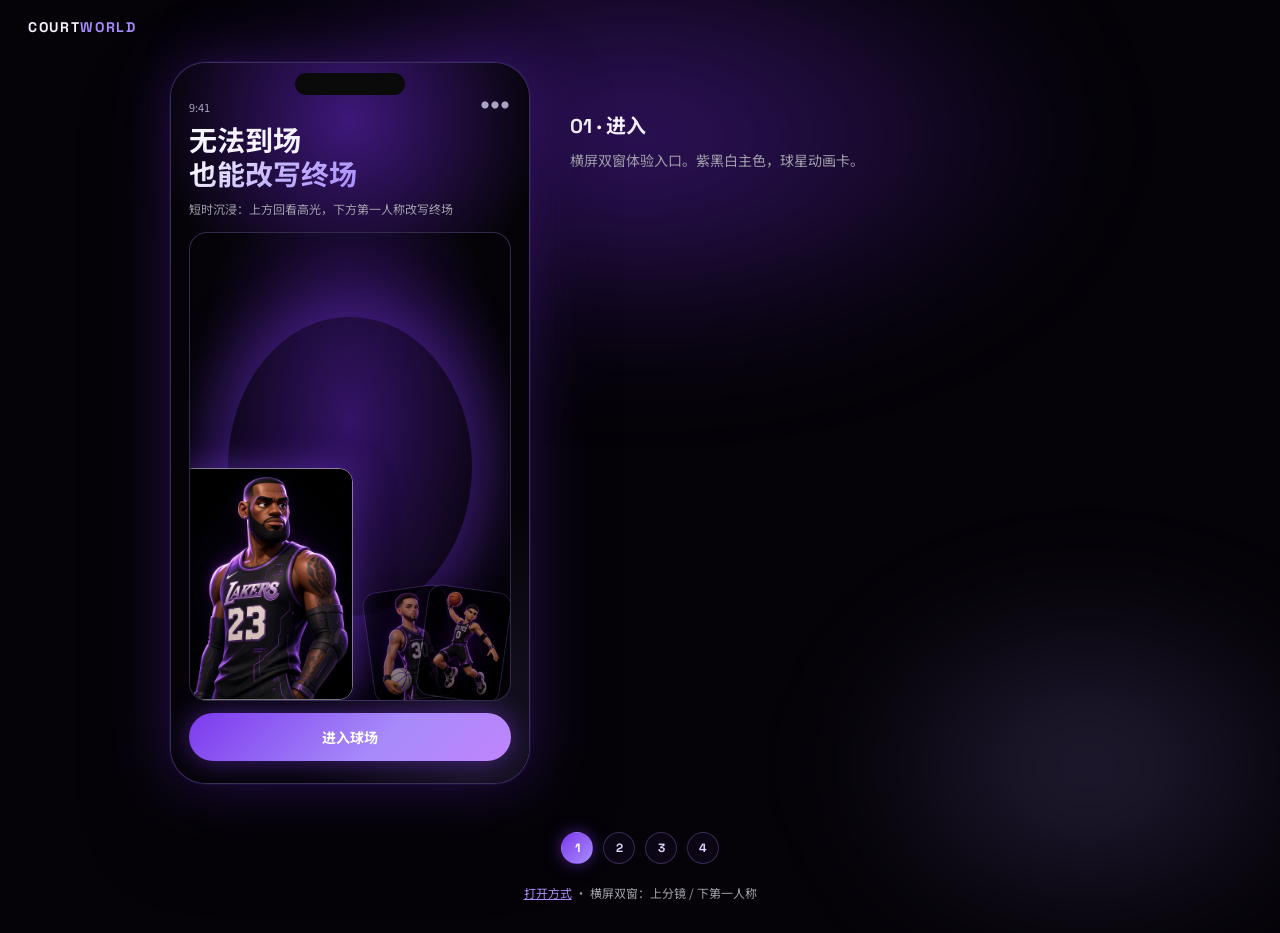
<file: index.html>
<!DOCTYPE html>
<html lang="zh-CN">
<head>
<script>
(function () {
  var host = location.hostname || "";
  var online = /htmlpreview|github\.io|jsdelivr|statically|raw\.githack|gitcdn/i.test(host)
    || /[?&]cdn=1\b/.test(location.search)
    || location.protocol === "https:" && /cdn\.jsdelivr\.net/.test(host);
  // jsDelivr serves .html as text/plain — use htmlpreview instead; still set base for that host
  if (/htmlpreview/i.test(host) || /[?&]cdn=1\b/.test(location.search)) {
    var b = document.createElement("base");
    b.href = "https://cdn.jsdelivr.net/gh/cassini123/personalweb@cursor/nba-ali-prototype-8d2d/nba-ali-prototype/";
    document.head.insertBefore(b, document.head.firstChild);
  }
})();
</script>
<meta charset="UTF-8" />
<meta name="viewport" content="width=device-width, initial-scale=1, maximum-scale=1, user-scalable=no" />
<title>COURTWORLD · NBA × 阿里</title>
<!-- v2-no-capability-tags -->
<link rel="preconnect" href="https://fonts.googleapis.com" />
<link rel="preconnect" href="https://fonts.gstatic.com" crossorigin />
<link href="https://fonts.googleapis.com/css2?family=Noto+Sans+SC:wght@400;500;700;900&family=Space+Grotesk:wght@500;600;700&display=swap" rel="stylesheet" />
<link rel="stylesheet" href="styles.css" />
</head>
<body>
  <div class="ambient" aria-hidden="true"></div>
  <div class="ambient ambient-2" aria-hidden="true"></div>

  <header class="topbar" id="topbar">
    <div class="logo">COURT<span>WORLD</span></div>
  </header>

  <main class="stage" id="stage">
    <!-- ENTER -->
    <section class="screen active" id="screen-enter" data-screen="enter">
      <div class="phone">
        <div class="phone-notch"></div>
        <div class="phone-body">
          <div class="status-bar"><span>9:41</span><span class="dots">●●●</span></div>
          <h1 class="hero-title">无法到场<br/><em>也能改写终场</em></h1>
          <p class="hero-sub">短时沉浸：上方回看高光，下方第一人称改写终场</p>
          <div class="hero-visual hero-stars">
            <img class="hero-star main" src="assets/star-james.jpg" alt="James" />
            <img class="hero-star side left" src="assets/star-curry.jpg" alt="Curry" />
            <img class="hero-star side right" src="assets/star-tatum.jpg" alt="Tatum" />
            <div class="halo-ring"></div>
          </div>
          <button class="btn-primary" data-go="identity">进入球场</button>
        </div>
      </div>
      <aside class="aside">
        <h2>01 · 进入</h2>
        <p>横屏双窗体验入口。紫黑白主色，球星动画卡。</p>
      </aside>
    </section>

    <!-- IDENTITY -->
    <section class="screen" id="screen-identity" data-screen="identity">
      <div class="phone">
        <div class="phone-notch"></div>
        <div class="phone-body">
          <div class="status-bar"><span>9:41</span><span class="dots">●●●</span></div>
          <button class="back" data-go="enter" aria-label="返回">←</button>
          <h2 class="screen-h">你想站在谁身边？</h2>
          <p class="screen-p">滑动球星卡 · 锁定本场视角</p>
          <div class="carousel" id="player-carousel">
            <button class="car-card" data-player="curry" type="button">
              <img src="assets/star-curry.jpg" alt="Curry" />
              <span class="car-label">CURRY</span>
            </button>
            <button class="car-card active" data-player="james" type="button">
              <img src="assets/star-james.jpg" alt="James" />
              <span class="car-label">JAMES</span>
            </button>
            <button class="car-card" data-player="tatum" type="button">
              <img src="assets/star-tatum.jpg" alt="Tatum" />
              <span class="car-label">TATUM</span>
            </button>
            <button class="car-card" data-player="durant" type="button">
              <img src="assets/star-durant.jpg" alt="Durant" />
              <span class="car-label">DURANT</span>
            </button>
          </div>
          <div class="role-row">
            <button class="role-pill active" data-role="star" type="button">球星第一视角</button>
            <button class="role-pill" data-role="fan" type="button">旁观席球迷</button>
          </div>
          <button class="btn-primary" data-go="play" id="btn-lock">锁定并开打</button>
        </div>
      </div>
      <aside class="aside">
        <h2>02 · 身份</h2>
        <p>选球星后进入横屏双窗：上分镜高光 · 下第一人称球场。</p>
      </aside>
    </section>

    <!-- PLAY · landscape split -->
    <section class="screen screen-play" id="screen-play" data-screen="play">
      <div class="play-shell" id="play-shell">
        <div class="play-chrome">
          <button type="button" class="play-back" data-go="identity">←</button>
          <div class="play-title">短时体验 · 60s</div>
          <div class="play-timer" id="play-timer">0:60</div>
          <button type="button" class="play-finish" data-go="result" data-result="past">结算</button>
        </div>

        <!-- TOP: past storyboard feed -->
        <div class="pane pane-top" id="pane-top">
          <div class="story-track" id="story-track">
            <article class="story-card on" data-clip="0">
              <img src="assets/storyboard-strip.jpg" alt="高光分镜" />
              <div class="story-cap">
                <strong>2016 Finals G7</strong>
                <span>0.4s 定格 · 可回看</span>
              </div>
              <div class="story-progress"><i id="clip-progress"></i></div>
            </article>
            <article class="story-card" data-clip="1">
              <img src="assets/star-curry.jpg" alt="Curry 高光" />
              <div class="story-cap">
                <strong>外线风暴</strong>
                <span>三分雨 · 15s</span>
              </div>
            </article>
            <article class="story-card" data-clip="2">
              <img src="assets/star-james.jpg" alt="James 高光" />
              <div class="story-cap">
                <strong>突破撕扯</strong>
                <span>内线终结 · 15s</span>
              </div>
            </article>
            <article class="story-card" data-clip="3">
              <img src="assets/star-tatum.jpg" alt="Tatum 高光" />
              <div class="story-cap">
                <strong>空接终结</strong>
                <span>快攻扣篮 · 15s</span>
              </div>
            </article>
          </div>
        </div>

        <!-- BOTTOM: FPP court + MOBA controls -->
        <div class="pane pane-bottom" id="pane-bottom">
          <div class="court-stage" id="court-stage">
            <img class="court-bg" id="court-bg" src="assets/pov-court.jpg" alt="第一人称球场" />
            <div class="court-fx" id="court-fx"></div>
            <div class="hud-score">
              <span id="score-us">98</span>
              <em>:</em>
              <span id="score-them">98</span>
              <small id="clock-q">Q4 00:12</small>
            </div>
            <div class="hud-action" id="hud-action">滑动摇杆移动 · 点技能出手</div>

            <div class="stick" id="stick" aria-label="移动摇杆">
              <div class="stick-base"></div>
              <div class="stick-knob" id="stick-knob"></div>
            </div>

            <div class="skills" id="skills">
              <button type="button" class="skill" data-skill="pass">传球</button>
              <button type="button" class="skill" data-skill="drive">突破</button>
              <button type="button" class="skill skill-ult" data-skill="shoot">投篮</button>
              <button type="button" class="skill" data-skill="fake">假动作</button>
            </div>
          </div>
        </div>
      </div>
    </section>

    <!-- RESULT -->
    <section class="screen" id="screen-result" data-screen="result">
      <div class="phone">
        <div class="phone-notch"></div>
        <div class="phone-body">
          <div class="status-bar"><span>9:41</span><span class="dots">●●●</span></div>
          <button class="back" data-go="play" aria-label="返回">←</button>
          <h2 class="screen-h" id="result-title">终场改写成功</h2>
          <p class="screen-p" id="result-sub">突破上篮 · +2 · 加时锁定</p>
          <div class="result-card glass">
            <img id="result-img" src="assets/star-james.jpg" alt="结果卡" />
            <div class="result-glow"></div>
          </div>
          <div class="share-row">
            <button type="button" class="share-btn" id="btn-save">保存卡片</button>
            <button type="button" class="share-btn" id="btn-weibo">分享微博</button>
            <button type="button" class="share-btn on" id="btn-ali">阿里体育</button>
          </div>
          <p class="toast" id="toast" hidden>已生成分享预览（演示）</p>
          <button class="btn-ghost" data-go="enter">再来一局</button>
        </div>
      </div>
      <aside class="aside">
        <h2>04 · 生成 / 分享</h2>
        <p>短时体验结算后输出高光卡。</p>
      </aside>
    </section>
  </main>

  <nav class="flow-nav" id="flow-nav" aria-label="流程导航">
    <button type="button" class="flow-dot active" data-go="enter" title="进入">1</button>
    <button type="button" class="flow-dot" data-go="identity" title="身份">2</button>
    <button type="button" class="flow-dot" data-go="play" title="双窗对战">3</button>
    <button type="button" class="flow-dot" data-go="result" title="分享">4</button>
  </nav>

  <footer class="proto-foot" id="proto-foot">
    <a href="OPEN.md">打开方式</a>
    <span>· 横屏双窗：上分镜 / 下第一人称</span>
  </footer>

  <script src="app.js"></script>
</body>
</html>
</file>
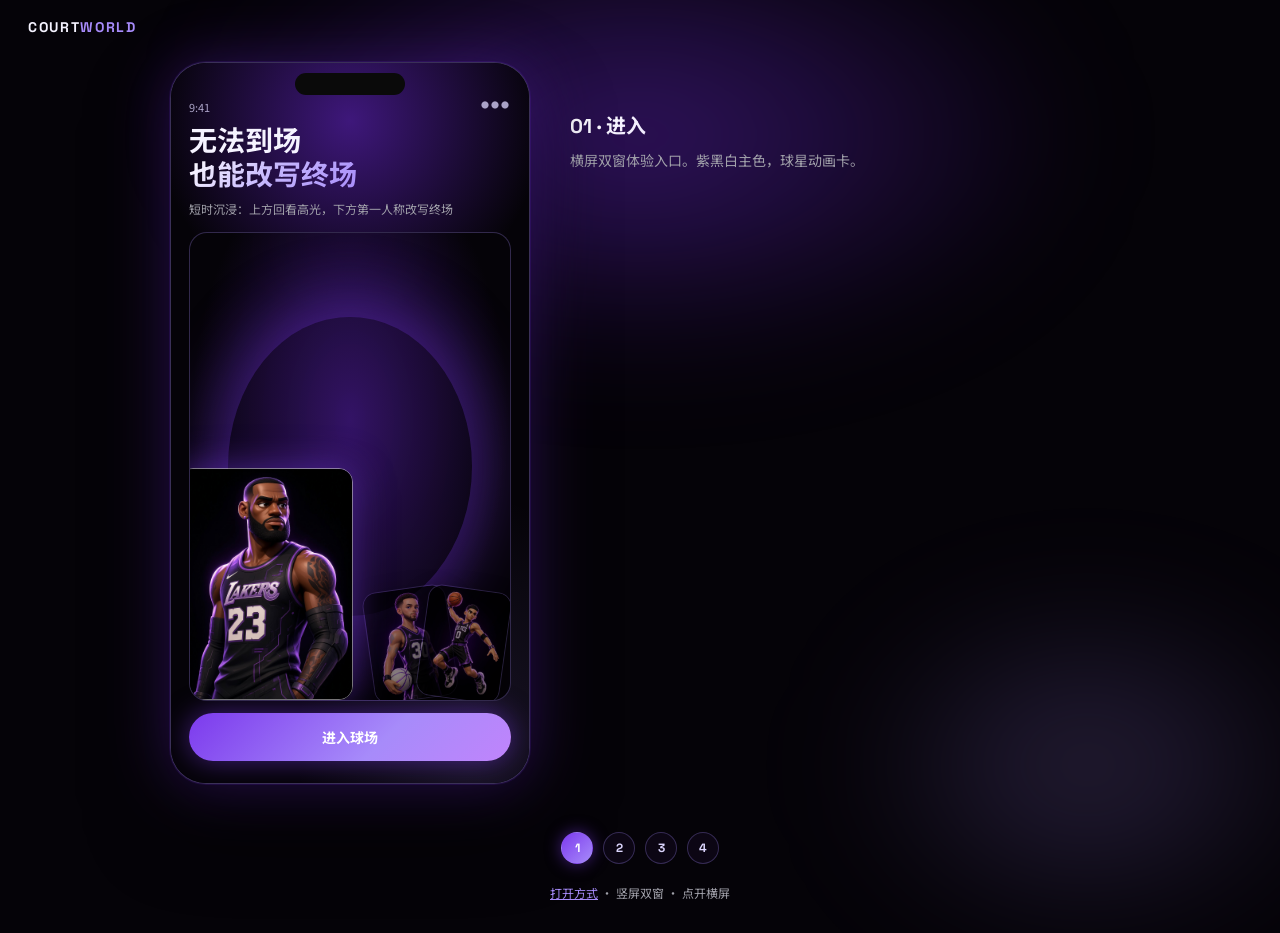
<file: nba-ali-prototype/index.html>
<!DOCTYPE html>
<html lang="zh-CN">
<head>
<script>
(function () {
  var host = location.hostname || "";
  var online = /htmlpreview|github\.io|jsdelivr|statically|raw\.githack|gitcdn/i.test(host)
    || /[?&]cdn=1\b/.test(location.search)
    || location.protocol === "https:" && /cdn\.jsdelivr\.net/.test(host);
  // jsDelivr serves .html as text/plain — use htmlpreview instead; still set base for that host
  if (/htmlpreview/i.test(host) || /[?&]cdn=1\b/.test(location.search)) {
    var b = document.createElement("base");
    b.href = "https://cdn.jsdelivr.net/gh/cassini123/personalweb@cursor/nba-ali-prototype-8d2d/nba-ali-prototype/";
    document.head.insertBefore(b, document.head.firstChild);
  }
})();
</script>
<meta charset="UTF-8" />
<meta name="viewport" content="width=device-width, initial-scale=1, maximum-scale=1, user-scalable=no" />
<title>COURTWORLD · NBA × 阿里</title>
<!-- v2-no-capability-tags -->
<link rel="preconnect" href="https://fonts.googleapis.com" />
<link rel="preconnect" href="https://fonts.gstatic.com" crossorigin />
<link href="https://fonts.googleapis.com/css2?family=Noto+Sans+SC:wght@400;500;700;900&family=Space+Grotesk:wght@500;600;700&display=swap" rel="stylesheet" />
<link rel="stylesheet" href="styles.css" />
<script src="https://mcp.figma.com/mcp/html-to-design/capture.js" async></script>
</head>
<body>
  <div class="ambient" aria-hidden="true"></div>
  <div class="ambient ambient-2" aria-hidden="true"></div>

  <header class="topbar" id="topbar">
    <div class="logo">COURT<span>WORLD</span></div>
  </header>

  <main class="stage" id="stage">
    <!-- ENTER -->
    <section class="screen active" id="screen-enter" data-screen="enter">
      <div class="phone">
        <div class="phone-notch"></div>
        <div class="phone-body">
          <div class="status-bar"><span>9:41</span><span class="dots">●●●</span></div>
          <h1 class="hero-title">无法到场<br/><em>也能改写终场</em></h1>
          <p class="hero-sub">短时沉浸：上方回看高光，下方第一人称改写终场</p>
          <div class="hero-visual hero-stars">
            <img class="hero-star main" src="assets/star-james.jpg" alt="James" />
            <img class="hero-star side left" src="assets/star-curry.jpg" alt="Curry" />
            <img class="hero-star side right" src="assets/star-tatum.jpg" alt="Tatum" />
            <div class="halo-ring"></div>
          </div>
          <button class="btn-primary" data-go="identity">进入球场</button>
        </div>
      </div>
      <aside class="aside">
        <h2>01 · 进入</h2>
        <p>横屏双窗体验入口。紫黑白主色，球星动画卡。</p>
      </aside>
    </section>

    <!-- IDENTITY -->
    <section class="screen" id="screen-identity" data-screen="identity">
      <div class="phone">
        <div class="phone-notch"></div>
        <div class="phone-body">
          <div class="status-bar"><span>9:41</span><span class="dots">●●●</span></div>
          <button class="back" data-go="enter" aria-label="返回">←</button>
          <h2 class="screen-h">你想站在谁身边？</h2>
          <p class="screen-p">滑动球星卡 · 锁定本场视角</p>
          <div class="carousel" id="player-carousel">
            <button class="car-card" data-player="curry" type="button">
              <img src="assets/star-curry.jpg" alt="Curry" />
              <span class="car-label">CURRY</span>
            </button>
            <button class="car-card active" data-player="james" type="button">
              <img src="assets/star-james.jpg" alt="James" />
              <span class="car-label">JAMES</span>
            </button>
            <button class="car-card" data-player="tatum" type="button">
              <img src="assets/star-tatum.jpg" alt="Tatum" />
              <span class="car-label">TATUM</span>
            </button>
            <button class="car-card" data-player="durant" type="button">
              <img src="assets/star-durant.jpg" alt="Durant" />
              <span class="car-label">DURANT</span>
            </button>
          </div>
          <div class="role-row">
            <button class="role-pill active" data-role="star" type="button">球星第一视角</button>
            <button class="role-pill" data-role="fan" type="button">旁观席球迷</button>
          </div>
          <button class="btn-primary" data-go="play" id="btn-lock">锁定并开打</button>
        </div>
      </div>
      <aside class="aside">
        <h2>02 · 身份</h2>
        <p>选球星后进入竖屏双窗；点开上/下窗可横屏。</p>
      </aside>
    </section>

    <!-- PLAY · portrait phone split; tap pane → landscape -->
    <section class="screen" id="screen-play" data-screen="play">
      <div class="phone phone-play" id="phone-play">
        <div class="phone-notch"></div>
        <div class="phone-body phone-body-play">
          <div class="status-bar"><span>9:41</span><span class="dots">●●●</span></div>
          <div class="play-chrome">
            <button type="button" class="play-back" data-go="identity">←</button>
            <div class="play-title">短时体验 · 60s</div>
            <div class="play-timer" id="play-timer">0:60</div>
            <button type="button" class="play-finish" data-go="result" data-result="past">结算</button>
          </div>

          <div class="play-split" id="play-split">
            <!-- TOP: past storyboard feed -->
            <div class="pane pane-top" id="pane-top">
              <button type="button" class="pane-open" data-expand="top">点开横屏 · 过去分镜</button>
              <div class="story-track" id="story-track">
                <article class="story-card on" data-clip="0">
                  <img src="assets/storyboard-strip.jpg" alt="高光分镜" />
                  <div class="story-cap">
                    <strong>2016 Finals G7</strong>
                    <span>0.4s 定格 · 可回看</span>
                  </div>
                  <div class="story-progress"><i id="clip-progress"></i></div>
                </article>
                <article class="story-card" data-clip="1">
                  <img src="assets/star-curry.jpg" alt="Curry 高光" />
                  <div class="story-cap">
                    <strong>外线风暴</strong>
                    <span>三分雨 · 15s</span>
                  </div>
                </article>
                <article class="story-card" data-clip="2">
                  <img src="assets/star-james.jpg" alt="James 高光" />
                  <div class="story-cap">
                    <strong>突破撕扯</strong>
                    <span>内线终结 · 15s</span>
                  </div>
                </article>
                <article class="story-card" data-clip="3">
                  <img src="assets/star-tatum.jpg" alt="Tatum 高光" />
                  <div class="story-cap">
                    <strong>空接终结</strong>
                    <span>快攻扣篮 · 15s</span>
                  </div>
                </article>
              </div>
            </div>

            <!-- BOTTOM: FPP court + MOBA controls -->
            <div class="pane pane-bottom" id="pane-bottom">
              <button type="button" class="pane-open" data-expand="bottom">点开横屏 · 第一人称球场</button>
              <div class="court-stage" id="court-stage">
                <img class="court-bg" id="court-bg" src="assets/pov-court.jpg" alt="第一人称球场" />
                <div class="court-fx" id="court-fx"></div>
                <div class="hud-score">
                  <span id="score-us">98</span>
                  <em>:</em>
                  <span id="score-them">98</span>
                  <small id="clock-q">Q4 00:12</small>
                </div>
                <div class="hud-action" id="hud-action">滑动摇杆移动 · 点技能出手</div>

                <div class="stick" id="stick" aria-label="移动摇杆">
                  <div class="stick-base"></div>
                  <div class="stick-knob" id="stick-knob"></div>
                </div>

                <div class="skills" id="skills">
                  <button type="button" class="skill" data-skill="pass">传球</button>
                  <button type="button" class="skill" data-skill="drive">突破</button>
                  <button type="button" class="skill skill-ult" data-skill="shoot">投篮</button>
                  <button type="button" class="skill" data-skill="fake">假动作</button>
                </div>
              </div>
            </div>
          </div>
        </div>
      </div>
      <aside class="aside">
        <h2>03 · 双窗对战</h2>
        <p>竖屏手机框内上下双窗。点开任一窗进入横屏大图；收起回到竖屏。</p>
      </aside>
    </section>

    <!-- Landscape expand shell (phone-wide bezel) -->
    <div class="ls-backdrop" id="ls-backdrop" hidden aria-hidden="true">
      <button type="button" class="ls-close" id="ls-close">收起 · 竖屏</button>
      <div class="ls-hint" id="ls-hint">横屏体验</div>
    </div>

    <!-- RESULT -->
    <section class="screen" id="screen-result" data-screen="result">
      <div class="phone">
        <div class="phone-notch"></div>
        <div class="phone-body">
          <div class="status-bar"><span>9:41</span><span class="dots">●●●</span></div>
          <button class="back" data-go="play" aria-label="返回">←</button>
          <h2 class="screen-h" id="result-title">终场改写成功</h2>
          <p class="screen-p" id="result-sub">突破上篮 · +2 · 加时锁定</p>
          <div class="result-card glass">
            <img id="result-img" src="assets/star-james.jpg" alt="结果卡" />
            <div class="result-glow"></div>
          </div>
          <div class="share-row">
            <button type="button" class="share-btn" id="btn-save">保存卡片</button>
            <button type="button" class="share-btn" id="btn-weibo">分享微博</button>
            <button type="button" class="share-btn on" id="btn-ali">阿里体育</button>
          </div>
          <p class="toast" id="toast" hidden>已生成分享预览（演示）</p>
          <button class="btn-ghost" data-go="enter">再来一局</button>
        </div>
      </div>
      <aside class="aside">
        <h2>04 · 生成 / 分享</h2>
        <p>短时体验结算后输出高光卡。</p>
      </aside>
    </section>
  </main>

  <nav class="flow-nav" id="flow-nav" aria-label="流程导航">
    <button type="button" class="flow-dot active" data-go="enter" title="进入">1</button>
    <button type="button" class="flow-dot" data-go="identity" title="身份">2</button>
    <button type="button" class="flow-dot" data-go="play" title="双窗对战">3</button>
    <button type="button" class="flow-dot" data-go="result" title="分享">4</button>
  </nav>

  <footer class="proto-foot" id="proto-foot">
    <a href="OPEN.md">打开方式</a>
    <span>· 竖屏双窗 · 点开横屏</span>
  </footer>

  <script src="app.js"></script>
</body>
</html>
</file>
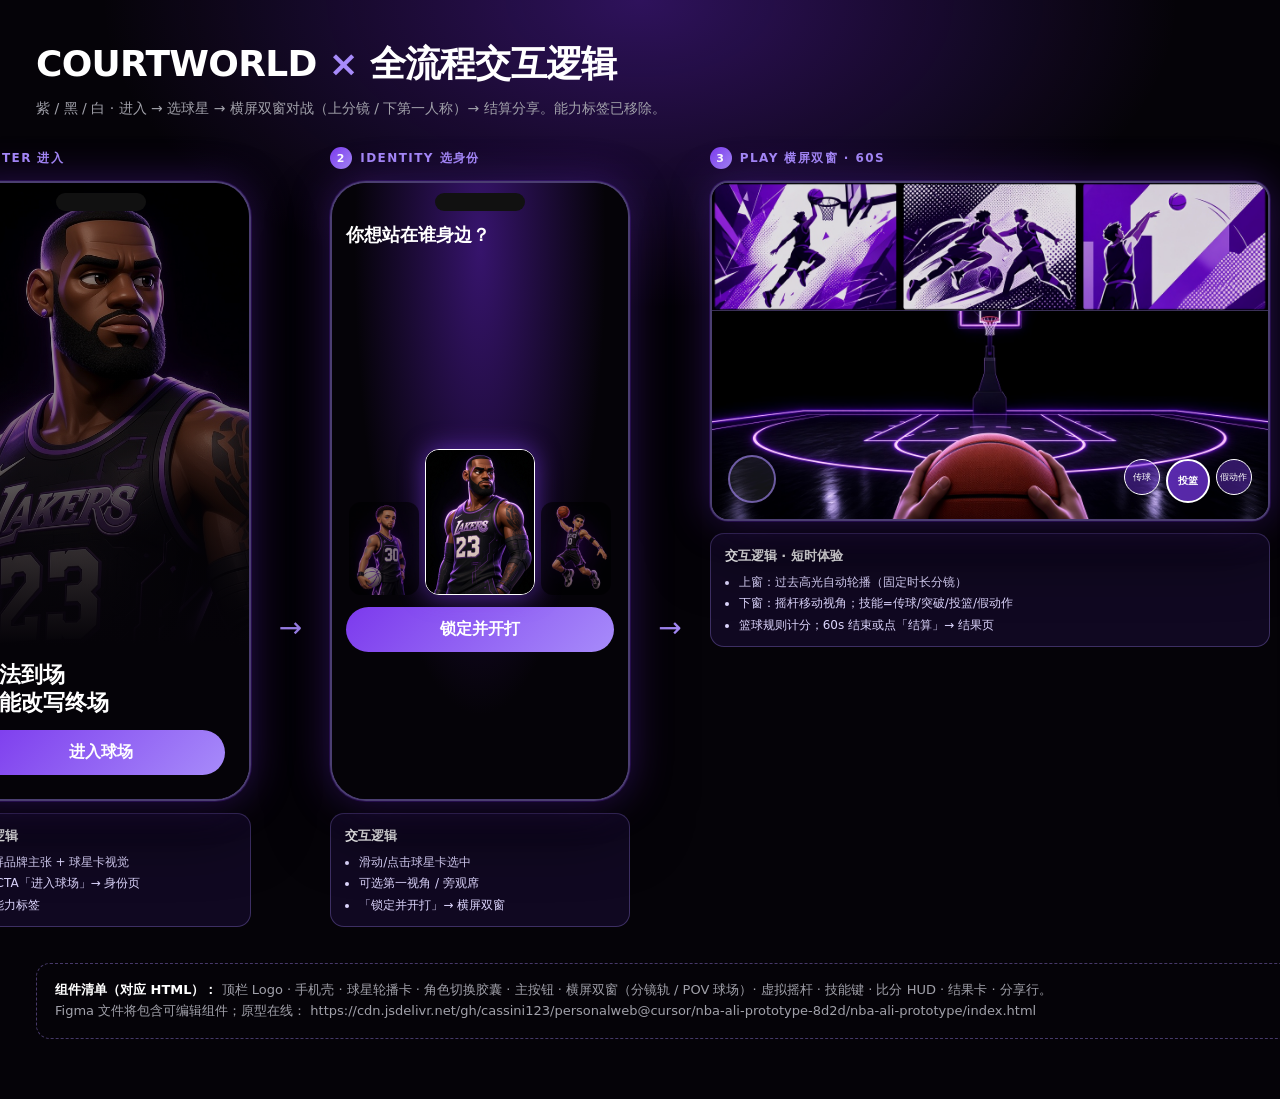
<file: flow-board.html>
<!DOCTYPE html>
<html lang="zh-CN">
<head>
<meta charset="UTF-8" />
<title>COURTWORLD · 全流程交互大图</title>
<style>
  :root { --bg:#050308; --p:#7c3aed; --pl:#a78bfa; --w:#fff; --m:#a1a1aa; }
  *{box-sizing:border-box;margin:0;padding:0}
  body{background:var(--bg);color:var(--w);font-family:"Noto Sans SC",system-ui,sans-serif;
    background-image:radial-gradient(ellipse 60% 40% at 50% 0%,rgba(109,40,217,.4),transparent 70%);
    padding:40px 36px 60px;min-width:1600px}
  h1{font-size:36px;font-weight:900;letter-spacing:-.02em}
  h1 span{color:var(--pl)}
  .sub{color:var(--m);margin:8px 0 28px;font-size:14px;max-width:900px;line-height:1.6}
  .row{display:flex;gap:28px;align-items:flex-start;justify-content:center}
  .step{width:340px;display:flex;flex-direction:column;gap:12px}
  .badge{display:inline-flex;align-items:center;gap:8px;font-size:12px;font-weight:700;
    color:var(--pl);letter-spacing:.12em;text-transform:uppercase}
  .badge i{width:22px;height:22px;border-radius:50%;background:linear-gradient(135deg,#7c3aed,#a78bfa);
    color:#fff;display:grid;place-items:center;font-style:normal;font-size:11px}
  .phone{width:300px;height:620px;border-radius:36px;border:2px solid rgba(167,139,250,.45);
    background:#000;overflow:hidden;position:relative;
    box-shadow:0 0 0 1px rgba(109,40,217,.2),0 0 40px rgba(109,40,217,.35),0 30px 60px rgba(0,0,0,.55)}
  .phone.wide{width:560px;height:340px;border-radius:18px}
  .notch{position:absolute;top:10px;left:50%;transform:translateX(-50%);width:90px;height:18px;
    background:#111;border-radius:10px;z-index:2}
  .shot{width:100%;height:100%;object-fit:cover;object-position:top;display:block}
  .logic{background:rgba(24,12,48,.65);border:1px solid rgba(167,139,250,.3);border-radius:14px;
    padding:12px 14px;font-size:12px;line-height:1.55;color:#ddd6fe;min-height:110px}
  .logic strong{display:block;color:#fff;font-size:13px;margin-bottom:6px}
  .logic li{margin-left:14px;margin-top:3px}
  .arrow{align-self:center;font-size:28px;color:var(--pl);padding-top:180px}
  .note{margin-top:36px;padding:16px 18px;border-radius:14px;border:1px dashed rgba(167,139,250,.4);
    color:var(--m);font-size:13px;line-height:1.6}
  .note b{color:#fff}
</style>
</head>
<body>
  <h1>COURTWORLD <span>×</span> 全流程交互逻辑</h1>
  <p class="sub">紫 / 黑 / 白 · 进入 → 选球星 → 横屏双窗对战（上分镜 / 下第一人称）→ 结算分享。能力标签已移除。</p>

  <div class="row">
    <div class="step">
      <div class="badge"><i>1</i> ENTER 进入</div>
      <div class="phone"><div class="notch"></div>
        <img class="shot" src="assets/star-james.jpg" alt="enter" style="object-position:center top;opacity:.85;filter:brightness(.7)"/>
        <div style="position:absolute;inset:0;display:flex;flex-direction:column;justify-content:flex-end;padding:24px;background:linear-gradient(transparent 30%,#050308 75%)">
          <div style="font-size:22px;font-weight:900;line-height:1.25">无法到场<br/>也能改写终场</div>
          <div style="margin-top:14px;background:linear-gradient(135deg,#7c3aed,#a78bfa);border-radius:999px;text-align:center;padding:12px;font-weight:700">进入球场</div>
        </div>
      </div>
      <div class="logic">
        <strong>交互逻辑</strong>
        <ul>
          <li>首屏品牌主张 + 球星卡视觉</li>
          <li>主 CTA「进入球场」→ 身份页</li>
          <li>无能力标签</li>
        </ul>
      </div>
    </div>

    <div class="arrow">→</div>

    <div class="step">
      <div class="badge"><i>2</i> IDENTITY 选身份</div>
      <div class="phone"><div class="notch"></div>
        <div style="padding:40px 14px 16px;height:100%;background:radial-gradient(ellipse at 50% 10%,rgba(109,40,217,.5),#050308 60%)">
          <div style="font-size:18px;font-weight:900;margin-bottom:8px">你想站在谁身边？</div>
          <div style="display:flex;gap:6px;justify-content:center;align-items:flex-end;height:340px">
            <img src="assets/star-curry.jpg" style="width:70px;border-radius:12px;opacity:.6"/>
            <img src="assets/star-james.jpg" style="width:110px;border-radius:14px;border:1px solid #fff;box-shadow:0 0 24px rgba(124,58,237,.6)"/>
            <img src="assets/star-tatum.jpg" style="width:70px;border-radius:12px;opacity:.6"/>
          </div>
          <div style="margin-top:12px;background:linear-gradient(135deg,#7c3aed,#a78bfa);border-radius:999px;text-align:center;padding:12px;font-weight:700">锁定并开打</div>
        </div>
      </div>
      <div class="logic">
        <strong>交互逻辑</strong>
        <ul>
          <li>滑动/点击球星卡选中</li>
          <li>可选第一视角 / 旁观席</li>
          <li>「锁定并开打」→ 横屏双窗</li>
        </ul>
      </div>
    </div>

    <div class="arrow">→</div>

    <div class="step" style="width:580px">
      <div class="badge"><i>3</i> PLAY 横屏双窗 · 60s</div>
      <div class="phone wide">
        <div style="display:flex;flex-direction:column;height:100%">
          <div style="flex:0 0 38%;border-bottom:1px solid rgba(167,139,250,.35);position:relative;overflow:hidden">
            <img src="assets/storyboard-strip.jpg" style="width:100%;height:100%;object-fit:cover;opacity:.9"/>
          </div>
          <div style="flex:1;position:relative;overflow:hidden">
            <img src="assets/pov-court.jpg" style="width:100%;height:100%;object-fit:cover"/>
            <div style="position:absolute;left:16px;bottom:16px;width:48px;height:48px;border-radius:50%;border:2px solid rgba(167,139,250,.6);background:rgba(255,255,255,.08)"></div>
            <div style="position:absolute;right:16px;bottom:16px;display:flex;gap:6px">
              <div style="width:36px;height:36px;border-radius:50%;border:1px solid #fff;background:rgba(124,58,237,.4);font-size:9px;display:grid;place-items:center">传球</div>
              <div style="width:44px;height:44px;border-radius:50%;border:2px solid #fff;background:rgba(124,58,237,.7);font-size:10px;display:grid;place-items:center;font-weight:700">投篮</div>
              <div style="width:36px;height:36px;border-radius:50%;border:1px solid #fff;background:rgba(124,58,237,.4);font-size:9px;display:grid;place-items:center">假动作</div>
            </div>
          </div>
        </div>
      </div>
      <div class="logic">
        <strong>交互逻辑 · 短时体验</strong>
        <ul>
          <li>上窗：过去高光自动轮播（固定时长分镜）</li>
          <li>下窗：摇杆移动视角；技能=传球/突破/投篮/假动作</li>
          <li>篮球规则计分；60s 结束或点「结算」→ 结果页</li>
        </ul>
      </div>
    </div>

    <div class="arrow">→</div>

    <div class="step">
      <div class="badge"><i>4</i> RESULT 分享</div>
      <div class="phone"><div class="notch"></div>
        <div style="padding:40px 16px;height:100%;background:radial-gradient(ellipse at 50% 20%,rgba(109,40,217,.45),#050308 65%);text-align:center">
          <div style="font-size:20px;font-weight:900">终场改写成功</div>
          <div style="color:#a78bfa;font-size:12px;margin:6px 0 14px">突破上篮 · +2 · 加时锁定</div>
          <img src="assets/star-james.jpg" style="width:70%;border-radius:16px;border:1px solid rgba(167,139,250,.4)"/>
          <div style="display:flex;gap:6px;margin-top:14px">
            <div style="flex:1;padding:10px;border-radius:10px;border:1px solid rgba(255,255,255,.15);font-size:11px">保存</div>
            <div style="flex:1;padding:10px;border-radius:10px;border:1px solid rgba(255,255,255,.15);font-size:11px">微博</div>
            <div style="flex:1;padding:10px;border-radius:10px;background:rgba(124,58,237,.35);border:1px solid rgba(167,139,250,.5);font-size:11px">阿里体育</div>
          </div>
          <div style="margin-top:12px;padding:10px;border-radius:999px;border:1px solid rgba(167,139,250,.35);font-size:12px">再来一局</div>
        </div>
      </div>
      <div class="logic">
        <strong>交互逻辑</strong>
        <ul>
          <li>展示本场改写结果卡（球星形象）</li>
          <li>保存 / 分享；「再来一局」回首页</li>
          <li>无「概念/已验证」标签</li>
        </ul>
      </div>
    </div>
  </div>

  <div class="note">
    <b>组件清单（对应 HTML）：</b>
    顶栏 Logo · 手机壳 · 球星轮播卡 · 角色切换胶囊 · 主按钮 · 横屏双窗（分镜轨 / POV 球场）· 虚拟摇杆 · 技能键 · 比分 HUD · 结果卡 · 分享行。<br/>
    Figma 文件将包含可编辑组件；原型在线：
    https://cdn.jsdelivr.net/gh/cassini123/personalweb@cursor/nba-ali-prototype-8d2d/nba-ali-prototype/index.html
  </div>
</body>
</html>
</file>
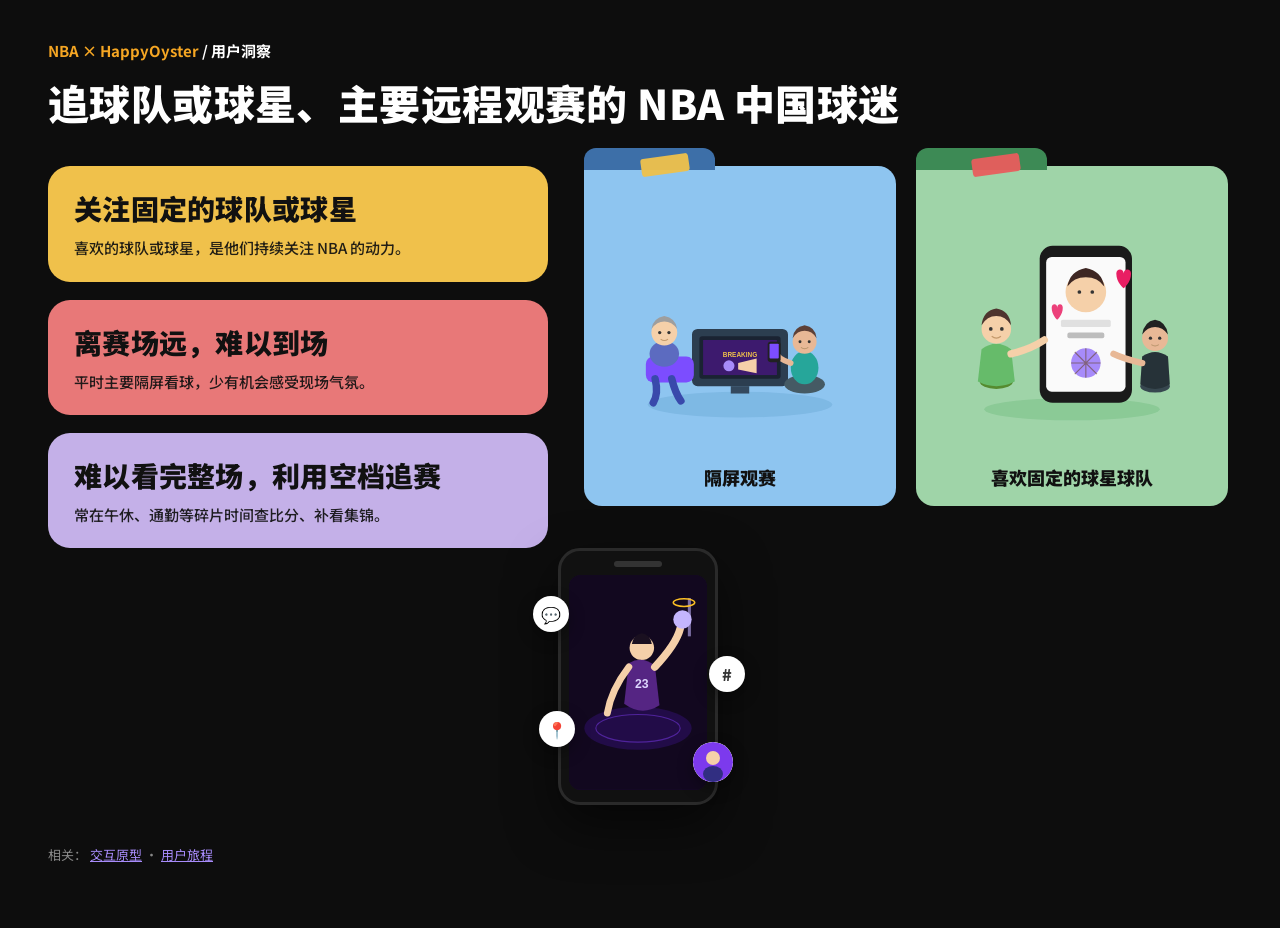
<file: insight.html>
<!DOCTYPE html>
<html lang="zh-CN">
<head>
<meta charset="UTF-8" />
<meta name="viewport" content="width=device-width, initial-scale=1" />
<title>NBA × HappyOyster · 用户洞察</title>
<link rel="preconnect" href="https://fonts.googleapis.com" />
<link rel="preconnect" href="https://fonts.gstatic.com" crossorigin />
<link href="https://fonts.googleapis.com/css2?family=Noto+Sans+SC:wght@400;500;700;900&display=swap" rel="stylesheet" />
<style>
  :root {
    --bg: #0d0d0d;
    --yellow: #f0c14b;
    --coral: #e87878;
    --lavender: #c4b0e8;
    --blue: #8ec5f0;
    --blue-tab: #3d6fa8;
    --mint: #9fd4a8;
    --mint-tab: #3d8a55;
    --orange: #f5a623;
    --ink: #111;
    --font: "Noto Sans SC", "PingFang SC", "Microsoft YaHei", sans-serif;
  }
  * { box-sizing: border-box; margin: 0; padding: 0; }
  body {
    background: var(--bg);
    color: #fff;
    font-family: var(--font);
    min-height: 100vh;
    padding: 40px 48px 64px;
  }
  .eyebrow {
    font-size: 15px; font-weight: 700; margin-bottom: 14px;
  }
  .eyebrow .brand { color: var(--orange); }
  h1 {
    font-size: clamp(28px, 3.2vw, 42px);
    font-weight: 900;
    line-height: 1.35;
    letter-spacing: 0.01em;
    max-width: 920px;
    margin-bottom: 36px;
  }
  .grid {
    display: grid;
    grid-template-columns: minmax(280px, 1.05fr) minmax(420px, 1.35fr);
    gap: 28px 36px;
    align-items: start;
    max-width: 1180px;
  }
  @media (max-width: 900px) {
    body { padding: 24px 16px 48px; }
    .grid { grid-template-columns: 1fr; }
  }
  .insights { display: flex; flex-direction: column; gap: 18px; }
  .insight {
    border-radius: 22px;
    padding: 22px 26px;
    color: var(--ink);
  }
  .insight.y { background: var(--yellow); }
  .insight.c { background: var(--coral); }
  .insight.p { background: var(--lavender); }
  .insight h2 {
    font-size: clamp(20px, 2.2vw, 28px);
    font-weight: 900;
    margin-bottom: 8px;
    letter-spacing: 0.01em;
  }
  .insight p {
    font-size: 15px;
    font-weight: 500;
    line-height: 1.55;
    opacity: 0.92;
  }

  .folders {
    display: grid;
    grid-template-columns: 1fr 1fr;
    gap: 20px;
    position: relative;
  }
  @media (max-width: 600px) { .folders { grid-template-columns: 1fr; } }

  .folder {
    position: relative;
    border-radius: 0 18px 18px 18px;
    padding: 18px 14px 16px;
    min-height: 340px;
    display: flex; flex-direction: column;
  }
  .folder::before {
    content: "";
    position: absolute;
    top: -18px; left: 0;
    width: 42%; height: 22px;
    border-radius: 12px 12px 0 0;
  }
  .folder.blue { background: var(--blue); }
  .folder.blue::before { background: var(--blue-tab); }
  .folder.green { background: var(--mint); }
  .folder.green::before { background: var(--mint-tab); }

  .tape {
    position: absolute;
    top: -10px; left: 18%;
    width: 48px; height: 18px;
    border-radius: 3px;
    transform: rotate(-8deg);
    opacity: 0.95;
    z-index: 2;
  }
  .folder.blue .tape { background: #f0c14b; }
  .folder.green .tape { background: #e85d5d; }

  .illu {
    flex: 1;
    display: flex; align-items: center; justify-content: center;
    padding: 8px 4px;
  }
  .illu svg { width: 100%; max-width: 240px; height: auto; }
  .folder-label {
    text-align: center;
    font-size: 18px;
    font-weight: 900;
    color: var(--ink);
    padding-top: 6px;
  }

  .phone-wrap {
    grid-column: 1 / -1;
    display: flex; justify-content: center;
    margin-top: -28px;
    position: relative;
    z-index: 3;
  }
  .phone {
    width: 160px;
    background: #111;
    border-radius: 22px;
    border: 3px solid #2a2a2a;
    padding: 10px 8px 12px;
    box-shadow: 0 20px 50px rgba(0,0,0,0.55);
    position: relative;
  }
  .phone .notch {
    width: 48px; height: 6px; border-radius: 4px;
    background: #333; margin: 0 auto 8px;
  }
  .phone-screen {
    border-radius: 12px;
    overflow: hidden;
    background: #1a0a2e;
    aspect-ratio: 9/14;
    position: relative;
  }
  .phone-screen svg { width: 100%; height: 100%; display: block; }
  .float {
    position: absolute;
    width: 36px; height: 36px;
    border-radius: 50%;
    background: #fff;
    display: grid; place-items: center;
    font-size: 16px;
    box-shadow: 0 6px 16px rgba(0,0,0,0.35);
  }
  .float.a { top: 18%; left: -28px; }
  .float.b { top: 42%; right: -30px; font-weight: 900; color: #333; }
  .float.c { bottom: 22%; left: -22px; }
  .float.d { bottom: 8%; right: -18px; width: 40px; height: 40px; overflow: hidden; padding: 0; }

  .links {
    margin-top: 40px; font-size: 13px; color: #888;
  }
  .links a { color: #a78bfa; }
</style>
</head>
<body>
  <div class="eyebrow"><span class="brand">NBA × HappyOyster</span> / 用户洞察</div>
  <h1>追球队或球星、主要远程观赛的 NBA 中国球迷</h1>

  <div class="grid">
    <div class="insights">
      <article class="insight y">
        <h2>关注固定的球队或球星</h2>
        <p>喜欢的球队或球星，是他们持续关注 NBA 的动力。</p>
      </article>
      <article class="insight c">
        <h2>离赛场远，难以到场</h2>
        <p>平时主要隔屏看球，少有机会感受现场气氛。</p>
      </article>
      <article class="insight p">
        <h2>难以看完整场，利用空档追赛</h2>
        <p>常在午休、通勤等碎片时间查比分、补看集锦。</p>
      </article>
    </div>

    <div class="folders">
      <!-- Folder: 隔屏观赛 -->
      <div class="folder blue">
        <div class="tape" aria-hidden="true"></div>
        <div class="illu">
          <svg viewBox="0 0 260 220" xmlns="http://www.w3.org/2000/svg" aria-label="隔屏观赛插画">
            <!-- floor -->
            <ellipse cx="130" cy="200" rx="100" ry="14" fill="#6ba8d4" opacity=".45"/>
            <!-- TV stand -->
            <rect x="78" y="118" width="104" height="62" rx="6" fill="#2c3e50"/>
            <rect x="86" y="126" width="88" height="46" rx="3" fill="#1a2332"/>
            <!-- TV content -->
            <rect x="90" y="130" width="80" height="38" fill="#3d1a6e"/>
            <text x="130" y="148" text-anchor="middle" fill="#f0c14b" font-size="7" font-family="sans-serif" font-weight="700">BREAKING</text>
            <circle cx="118" cy="158" r="6" fill="#a78bfa"/>
            <path d="M128 155 L148 150 L148 166 L128 162 Z" fill="#f5d0a9"/>
            <rect x="120" y="180" width="20" height="8" fill="#34495e"/>
            <!-- person on couch left -->
            <rect x="28" y="148" width="52" height="28" rx="8" fill="#7c4dff"/>
            <!-- body -->
            <ellipse cx="48" cy="145" rx="16" ry="14" fill="#5c6bc0"/>
            <!-- head -->
            <circle cx="48" cy="122" r="14" fill="#f5d0a9"/>
            <!-- grey hair -->
            <path d="M34 118 Q36 106 48 104 Q60 106 62 118 Q56 110 48 110 Q40 110 34 118 Z" fill="#9e9e9e"/>
            <circle cx="43" cy="122" r="1.8" fill="#333"/>
            <circle cx="53" cy="122" r="1.8" fill="#333"/>
            <path d="M44 129 Q48 132 52 129" stroke="#c49a6c" stroke-width="1.2" fill="none"/>
            <!-- legs -->
            <path d="M38 172 Q42 188 36 198" stroke="#3949ab" stroke-width="8" stroke-linecap="round"/>
            <path d="M56 172 Q60 188 66 196" stroke="#3949ab" stroke-width="8" stroke-linecap="round"/>
            <!-- person sitting floor right -->
            <ellipse cx="200" cy="178" rx="22" ry="10" fill="#455a64"/>
            <ellipse cx="200" cy="160" rx="15" ry="18" fill="#26a69a"/>
            <circle cx="200" cy="132" r="13" fill="#e8b896"/>
            <path d="M187 128 Q188 116 200 114 Q212 116 213 128 Q208 120 200 120 Q192 120 187 128 Z" fill="#5d4037"/>
            <circle cx="195" cy="132" r="1.6" fill="#333"/>
            <circle cx="205" cy="132" r="1.6" fill="#333"/>
            <path d="M196 138 Q200 141 204 138" stroke="#b8956c" stroke-width="1.1" fill="none"/>
            <!-- arms holding phone -->
            <path d="M185 155 Q170 150 168 142" stroke="#e8b896" stroke-width="6" stroke-linecap="round"/>
            <rect x="160" y="132" width="14" height="22" rx="3" fill="#212121"/>
            <rect x="162" y="134" width="10" height="16" rx="1" fill="#7c4dff"/>
          </svg>
        </div>
        <div class="folder-label">隔屏观赛</div>
      </div>

      <!-- Folder: 喜欢固定球星 -->
      <div class="folder green">
        <div class="tape" aria-hidden="true"></div>
        <div class="illu">
          <svg viewBox="0 0 260 220" xmlns="http://www.w3.org/2000/svg" aria-label="喜欢固定球星插画">
            <ellipse cx="130" cy="205" rx="95" ry="12" fill="#6db87a" opacity=".4"/>
            <!-- giant phone -->
            <rect x="95" y="28" width="100" height="170" rx="14" fill="#1a1a1a"/>
            <rect x="102" y="40" width="86" height="146" rx="6" fill="#fafafa"/>
            <!-- profile on phone -->
            <circle cx="145" cy="78" r="22" fill="#f5d0a9"/>
            <path d="M125 72 Q128 55 145 52 Q162 55 165 72 Q158 62 145 62 Q132 62 125 72 Z" fill="#3e2723"/>
            <circle cx="138" cy="78" r="2" fill="#333"/>
            <circle cx="152" cy="78" r="2" fill="#333"/>
            <rect x="118" y="108" width="54" height="8" rx="2" fill="#e0e0e0"/>
            <rect x="125" y="122" width="40" height="6" rx="2" fill="#bdbdbd"/>
            <!-- basketball icon -->
            <circle cx="145" cy="155" r="16" fill="#a78bfa"/>
            <path d="M129 155 H161 M145 139 V171 M133 143 Q145 155 157 167 M157 143 Q145 155 133 167" stroke="#5d3a00" stroke-width="1.2" opacity=".5"/>
            <!-- hearts -->
            <path d="M178 58 C178 52 186 52 186 58 C186 52 194 52 194 58 C194 68 186 74 186 74 C186 74 178 68 178 58 Z" fill="#e91e63"/>
            <path d="M108 95 C108 90 114 90 114 95 C114 90 120 90 120 95 C120 103 114 108 114 108 C114 108 108 103 108 95 Z" fill="#e91e63" opacity=".85"/>
            <!-- person left green shirt -->
            <ellipse cx="48" cy="175" rx="18" ry="8" fill="#558b2f"/>
            <path d="M32 140 Q48 128 64 140 L68 175 Q48 185 28 175 Z" fill="#66bb6a"/>
            <circle cx="48" cy="118" r="16" fill="#f5d0a9"/>
            <path d="M32 114 Q34 98 48 96 Q62 98 64 114 Q58 104 48 104 Q38 104 32 114 Z" fill="#4e342e"/>
            <circle cx="42" cy="118" r="2" fill="#333"/>
            <circle cx="54" cy="118" r="2" fill="#333"/>
            <path d="M43 126 Q48 130 53 126" stroke="#c49a6c" stroke-width="1.3" fill="none"/>
            <!-- arm pointing -->
            <path d="M64 145 Q85 140 100 130" stroke="#f5d0a9" stroke-width="8" stroke-linecap="round"/>
            <!-- person right dark -->
            <ellipse cx="220" cy="180" rx="16" ry="7" fill="#37474f"/>
            <path d="M206 148 Q220 138 234 148 L236 178 Q220 188 204 178 Z" fill="#263238"/>
            <circle cx="220" cy="128" r="14" fill="#e8b896"/>
            <path d="M206 124 Q208 110 220 108 Q232 110 234 124 Q228 116 220 116 Q212 116 206 124 Z" fill="#212121"/>
            <circle cx="215" cy="128" r="1.8" fill="#333"/>
            <circle cx="225" cy="128" r="1.8" fill="#333"/>
            <path d="M216 135 Q220 138 224 135" stroke="#b8956c" stroke-width="1.1" fill="none"/>
            <path d="M206 155 Q185 150 175 145" stroke="#e8b896" stroke-width="7" stroke-linecap="round"/>
          </svg>
        </div>
        <div class="folder-label">喜欢固定的球星球队</div>
      </div>
    </div>

    <div class="phone-wrap">
      <div class="phone">
        <div class="notch"></div>
        <div class="phone-screen">
          <svg viewBox="0 0 180 280" xmlns="http://www.w3.org/2000/svg">
            <rect width="180" height="280" fill="#12081f"/>
            <ellipse cx="90" cy="200" rx="70" ry="28" fill="#2e1065" opacity=".6"/>
            <ellipse cx="90" cy="200" rx="55" ry="18" stroke="#7c3aed" stroke-width="1.5" fill="none" opacity=".5"/>
            <!-- dunking player -->
            <circle cx="95" cy="95" r="16" fill="#f5d0a9"/>
            <path d="M82 90 Q84 78 95 76 Q106 78 108 90" fill="#1a1020"/>
            <path d="M78 115 Q95 105 112 118 L118 170 Q95 185 72 168 Z" fill="#552583"/>
            <text x="95" y="148" text-anchor="middle" fill="#ddd6fe" font-size="16" font-weight="900" font-family="sans-serif">23</text>
            <path d="M112 120 Q140 90 145 70" stroke="#f5d0a9" stroke-width="10" stroke-linecap="round"/>
            <circle cx="148" cy="58" r="12" fill="#c4b5fd"/>
            <rect x="155" y="30" width="4" height="50" fill="#c4b5fd" opacity=".6"/>
            <ellipse cx="150" cy="36" rx="14" ry="5" stroke="#FBBF24" stroke-width="2" fill="none"/>
            <path d="M78 120 Q55 150 50 180" stroke="#f5d0a9" stroke-width="9" stroke-linecap="round"/>
          </svg>
        </div>
        <div class="float a">💬</div>
        <div class="float b">#</div>
        <div class="float c">📍</div>
        <div class="float d">
          <svg viewBox="0 0 40 40" width="40" height="40"><circle cx="20" cy="20" r="20" fill="#7c3aed"/><circle cx="20" cy="16" r="7" fill="#f5d0a9"/><ellipse cx="20" cy="32" rx="10" ry="8" fill="#312e81"/></svg>
        </div>
      </div>
    </div>
  </div>

  <p class="links">
    相关：
    <a href="./nba-ali-prototype/index.html">交互原型</a> ·
    <a href="./nba-ali-user-journey.html">用户旅程</a>
  </p>
</body>
</html>
</file>
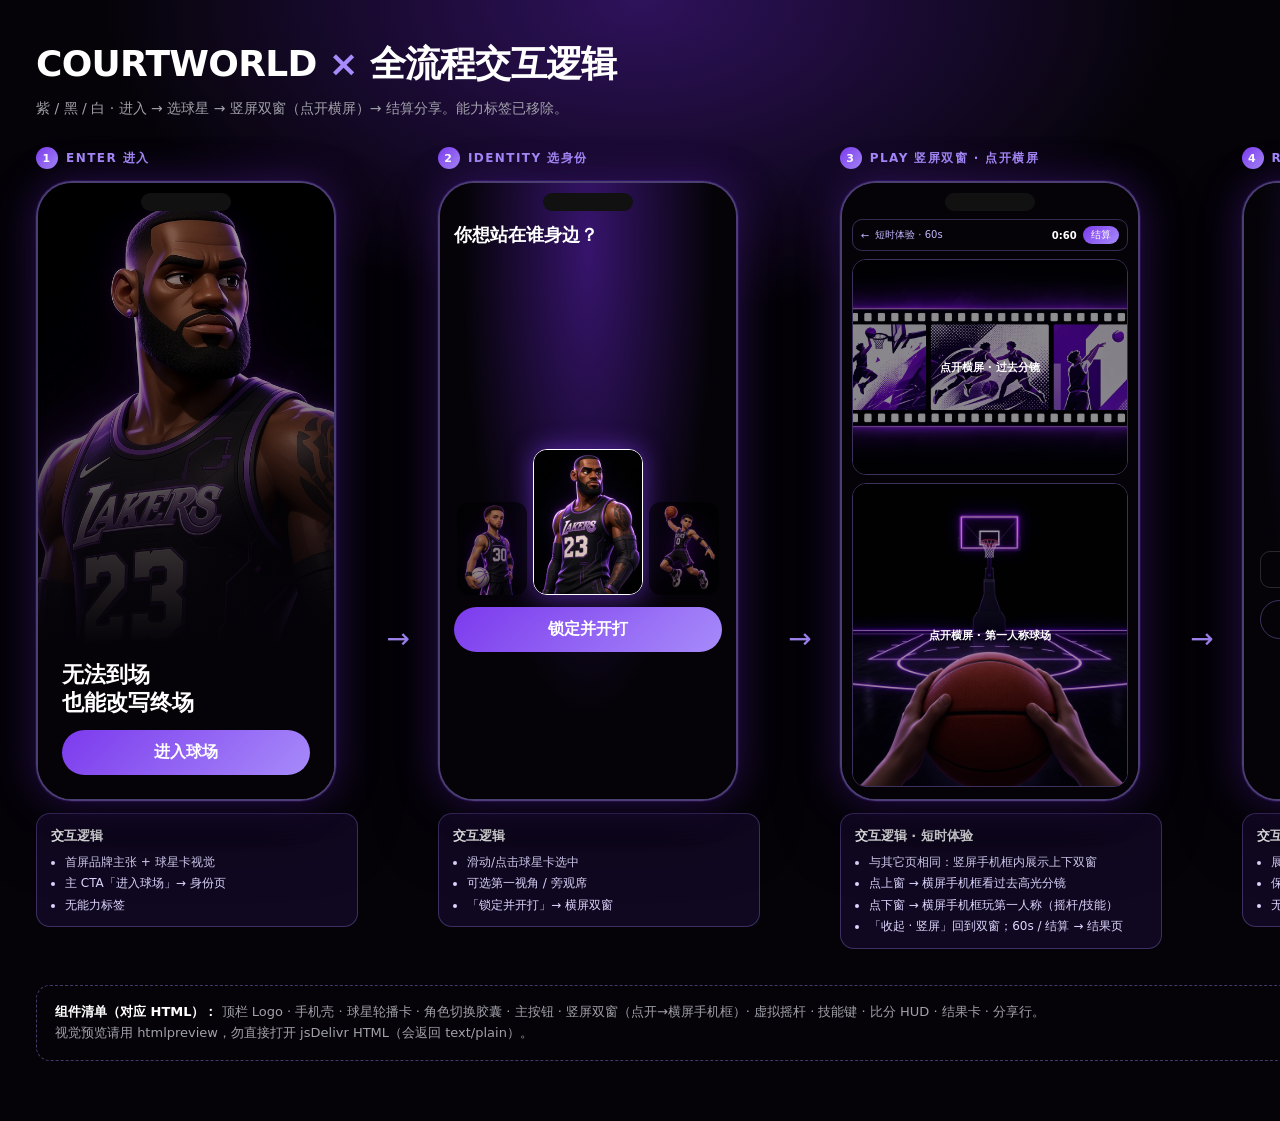
<file: nba-ali-prototype/flow-board.html>
<!DOCTYPE html>
<html lang="zh-CN">
<head>
<meta charset="UTF-8" />
<title>COURTWORLD · 全流程交互大图</title>
<style>
  :root { --bg:#050308; --p:#7c3aed; --pl:#a78bfa; --w:#fff; --m:#a1a1aa; }
  *{box-sizing:border-box;margin:0;padding:0}
  body{background:var(--bg);color:var(--w);font-family:"Noto Sans SC",system-ui,sans-serif;
    background-image:radial-gradient(ellipse 60% 40% at 50% 0%,rgba(109,40,217,.4),transparent 70%);
    padding:40px 36px 60px;min-width:1600px}
  h1{font-size:36px;font-weight:900;letter-spacing:-.02em}
  h1 span{color:var(--pl)}
  .sub{color:var(--m);margin:8px 0 28px;font-size:14px;max-width:900px;line-height:1.6}
  .row{display:flex;gap:28px;align-items:flex-start;justify-content:center}
  .step{width:340px;display:flex;flex-direction:column;gap:12px}
  .badge{display:inline-flex;align-items:center;gap:8px;font-size:12px;font-weight:700;
    color:var(--pl);letter-spacing:.12em;text-transform:uppercase}
  .badge i{width:22px;height:22px;border-radius:50%;background:linear-gradient(135deg,#7c3aed,#a78bfa);
    color:#fff;display:grid;place-items:center;font-style:normal;font-size:11px}
  .phone{width:300px;height:620px;border-radius:36px;border:2px solid rgba(167,139,250,.45);
    background:#000;overflow:hidden;position:relative;
    box-shadow:0 0 0 1px rgba(109,40,217,.2),0 0 40px rgba(109,40,217,.35),0 30px 60px rgba(0,0,0,.55)}
  .phone.wide{width:560px;height:340px;border-radius:18px}
  .notch{position:absolute;top:10px;left:50%;transform:translateX(-50%);width:90px;height:18px;
    background:#111;border-radius:10px;z-index:2}
  .shot{width:100%;height:100%;object-fit:cover;object-position:top;display:block}
  .logic{background:rgba(24,12,48,.65);border:1px solid rgba(167,139,250,.3);border-radius:14px;
    padding:12px 14px;font-size:12px;line-height:1.55;color:#ddd6fe;min-height:110px}
  .logic strong{display:block;color:#fff;font-size:13px;margin-bottom:6px}
  .logic li{margin-left:14px;margin-top:3px}
  .arrow{align-self:center;font-size:28px;color:var(--pl);padding-top:180px}
  .note{margin-top:36px;padding:16px 18px;border-radius:14px;border:1px dashed rgba(167,139,250,.4);
    color:var(--m);font-size:13px;line-height:1.6}
  .note b{color:#fff}
</style>
<script src="https://mcp.figma.com/mcp/html-to-design/capture.js" async></script>
</head>
<body>
  <h1>COURTWORLD <span>×</span> 全流程交互逻辑</h1>
  <p class="sub">紫 / 黑 / 白 · 进入 → 选球星 → 竖屏双窗（点开横屏）→ 结算分享。能力标签已移除。</p>

  <div class="row">
    <div class="step">
      <div class="badge"><i>1</i> ENTER 进入</div>
      <div class="phone"><div class="notch"></div>
        <img class="shot" src="assets/star-james.jpg" alt="enter" style="object-position:center top;opacity:.85;filter:brightness(.7)"/>
        <div style="position:absolute;inset:0;display:flex;flex-direction:column;justify-content:flex-end;padding:24px;background:linear-gradient(transparent 30%,#050308 75%)">
          <div style="font-size:22px;font-weight:900;line-height:1.25">无法到场<br/>也能改写终场</div>
          <div style="margin-top:14px;background:linear-gradient(135deg,#7c3aed,#a78bfa);border-radius:999px;text-align:center;padding:12px;font-weight:700">进入球场</div>
        </div>
      </div>
      <div class="logic">
        <strong>交互逻辑</strong>
        <ul>
          <li>首屏品牌主张 + 球星卡视觉</li>
          <li>主 CTA「进入球场」→ 身份页</li>
          <li>无能力标签</li>
        </ul>
      </div>
    </div>

    <div class="arrow">→</div>

    <div class="step">
      <div class="badge"><i>2</i> IDENTITY 选身份</div>
      <div class="phone"><div class="notch"></div>
        <div style="padding:40px 14px 16px;height:100%;background:radial-gradient(ellipse at 50% 10%,rgba(109,40,217,.5),#050308 60%)">
          <div style="font-size:18px;font-weight:900;margin-bottom:8px">你想站在谁身边？</div>
          <div style="display:flex;gap:6px;justify-content:center;align-items:flex-end;height:340px">
            <img src="assets/star-curry.jpg" style="width:70px;border-radius:12px;opacity:.6"/>
            <img src="assets/star-james.jpg" style="width:110px;border-radius:14px;border:1px solid #fff;box-shadow:0 0 24px rgba(124,58,237,.6)"/>
            <img src="assets/star-tatum.jpg" style="width:70px;border-radius:12px;opacity:.6"/>
          </div>
          <div style="margin-top:12px;background:linear-gradient(135deg,#7c3aed,#a78bfa);border-radius:999px;text-align:center;padding:12px;font-weight:700">锁定并开打</div>
        </div>
      </div>
      <div class="logic">
        <strong>交互逻辑</strong>
        <ul>
          <li>滑动/点击球星卡选中</li>
          <li>可选第一视角 / 旁观席</li>
          <li>「锁定并开打」→ 横屏双窗</li>
        </ul>
      </div>
    </div>

    <div class="arrow">→</div>

    <div class="step">
      <div class="badge"><i>3</i> PLAY 竖屏双窗 · 点开横屏</div>
      <div class="phone"><div class="notch"></div>
        <div style="display:flex;flex-direction:column;height:100%;padding:36px 10px 12px;gap:8px;background:#050308">
          <div style="display:flex;align-items:center;gap:6px;padding:6px 8px;border-radius:10px;border:1px solid rgba(167,139,250,.3);font-size:10px;color:#c4b5fd">
            <span>←</span><span style="flex:1">短时体验 · 60s</span><span style="color:#fff;font-weight:700">0:60</span><span style="background:linear-gradient(135deg,#7c3aed,#a78bfa);border-radius:999px;padding:2px 8px;color:#fff">结算</span>
          </div>
          <div style="flex:0 0 38%;border-radius:14px;overflow:hidden;border:1px solid rgba(167,139,250,.35);position:relative">
            <img src="assets/storyboard-strip.jpg" style="width:100%;height:100%;object-fit:cover;opacity:.85"/>
            <div style="position:absolute;inset:0;display:grid;place-items:center;background:rgba(5,3,8,.35);font-size:11px;font-weight:700">点开横屏 · 过去分镜</div>
          </div>
          <div style="flex:1;border-radius:14px;overflow:hidden;border:1px solid rgba(167,139,250,.35);position:relative">
            <img src="assets/pov-court.jpg" style="width:100%;height:100%;object-fit:cover"/>
            <div style="position:absolute;inset:0;display:grid;place-items:center;background:rgba(5,3,8,.35);font-size:11px;font-weight:700">点开横屏 · 第一人称球场</div>
          </div>
        </div>
      </div>
      <div class="logic">
        <strong>交互逻辑 · 短时体验</strong>
        <ul>
          <li>与其它页相同：竖屏手机框内展示上下双窗</li>
          <li>点上窗 → 横屏手机框看过去高光分镜</li>
          <li>点下窗 → 横屏手机框玩第一人称（摇杆/技能）</li>
          <li>「收起 · 竖屏」回到双窗；60s / 结算 → 结果页</li>
        </ul>
      </div>
    </div>

    <div class="arrow">→</div>

    <div class="step">
      <div class="badge"><i>4</i> RESULT 分享</div>
      <div class="phone"><div class="notch"></div>
        <div style="padding:40px 16px;height:100%;background:radial-gradient(ellipse at 50% 20%,rgba(109,40,217,.45),#050308 65%);text-align:center">
          <div style="font-size:20px;font-weight:900">终场改写成功</div>
          <div style="color:#a78bfa;font-size:12px;margin:6px 0 14px">突破上篮 · +2 · 加时锁定</div>
          <img src="assets/star-james.jpg" style="width:70%;border-radius:16px;border:1px solid rgba(167,139,250,.4)"/>
          <div style="display:flex;gap:6px;margin-top:14px">
            <div style="flex:1;padding:10px;border-radius:10px;border:1px solid rgba(255,255,255,.15);font-size:11px">保存</div>
            <div style="flex:1;padding:10px;border-radius:10px;border:1px solid rgba(255,255,255,.15);font-size:11px">微博</div>
            <div style="flex:1;padding:10px;border-radius:10px;background:rgba(124,58,237,.35);border:1px solid rgba(167,139,250,.5);font-size:11px">阿里体育</div>
          </div>
          <div style="margin-top:12px;padding:10px;border-radius:999px;border:1px solid rgba(167,139,250,.35);font-size:12px">再来一局</div>
        </div>
      </div>
      <div class="logic">
        <strong>交互逻辑</strong>
        <ul>
          <li>展示本场改写结果卡（球星形象）</li>
          <li>保存 / 分享；「再来一局」回首页</li>
          <li>无「概念/已验证」标签</li>
        </ul>
      </div>
    </div>
  </div>

  <div class="note">
    <b>组件清单（对应 HTML）：</b>
    顶栏 Logo · 手机壳 · 球星轮播卡 · 角色切换胶囊 · 主按钮 · 竖屏双窗（点开→横屏手机框）· 虚拟摇杆 · 技能键 · 比分 HUD · 结果卡 · 分享行。<br/>
    视觉预览请用 htmlpreview，勿直接打开 jsDelivr HTML（会返回 text/plain）。
  </div>
</body>
</html>
</file>
<file: styles.css>
:root {
  --bg: #050308;
  --bg-elev: #0e0818;
  --purple-900: #2e1065;
  --purple-700: #6d28d9;
  --purple-600: #7c3aed;
  --purple-500: #a78bfa;
  --purple-300: #ddd6fe;
  --accent: #c4b5fd;
  --gold: #c4b5fd; /* alias → purple, no yellow */
  --text: #f5f3ff;
  --muted: #a1a1aa;
  --verified: #e9d5ff; /* was green → light purple/white */
  --concept: #a78bfa; /* was pink → purple */
  --glass: rgba(24, 12, 48, 0.55);
  --glass-border: rgba(167, 139, 250, 0.28);
  --radius: 22px;
  --phone-w: 360px;
  --font-display: "Space Grotesk", "Noto Sans SC", sans-serif;
  --font-body: "Noto Sans SC", system-ui, sans-serif;
}

* { box-sizing: border-box; margin: 0; padding: 0; }

html, body {
  min-height: 100%;
  background: var(--bg);
  color: var(--text);
  font-family: var(--font-body);
}

body { overflow-x: hidden; }

.ambient {
  position: fixed;
  width: 70vw; height: 50vh;
  top: -10%; left: 15%;
  background: radial-gradient(ellipse, rgba(109, 40, 217, 0.45), transparent 70%);
  filter: blur(60px);
  pointer-events: none;
  z-index: 0;
  animation: pulse 8s ease-in-out infinite;
}
.ambient-2 {
  width: 40vw; height: 40vh;
  top: auto; bottom: -5%; left: auto; right: -5%;
  background: radial-gradient(ellipse, rgba(167, 139, 250, 0.22), transparent 70%);
  animation-delay: -3s;
}
@keyframes pulse {
  0%, 100% { opacity: 0.85; transform: scale(1); }
  50% { opacity: 1; transform: scale(1.06); }
}

.topbar {
  position: relative; z-index: 5;
  display: flex; align-items: center; justify-content: space-between;
  padding: 18px 28px;
}
.logo {
  font-family: var(--font-display);
  font-weight: 700; letter-spacing: 0.12em; font-size: 14px;
}
.logo span { color: var(--purple-500); }
.top-meta { display: flex; gap: 8px; flex-wrap: wrap; }
.chip {
  font-size: 11px; padding: 5px 12px; border-radius: 999px; font-weight: 700;
  border: 1px solid transparent;
}
.chip-v { color: #fff; border-color: rgba(255,255,255,.35); background: rgba(255,255,255,.06); }
.chip-c { color: var(--purple-300); border-color: rgba(167,139,250,.45); background: rgba(46,16,101,.45); }

.stage {
  position: relative; z-index: 2;
  max-width: 980px; margin: 0 auto; padding: 8px 20px 40px;
}

.screen {
  display: none;
  grid-template-columns: var(--phone-w) 1fr;
  gap: 40px;
  align-items: start;
  justify-content: center;
  animation: fadeIn 0.35s ease;
}
.screen.active { display: grid; }
@media (max-width: 820px) {
  .screen.active { grid-template-columns: 1fr; justify-items: center; }
  .aside { max-width: var(--phone-w); }
}
@keyframes fadeIn {
  from { opacity: 0; transform: translateY(8px); }
  to { opacity: 1; transform: none; }
}

.phone {
  width: var(--phone-w);
  border-radius: 36px;
  background: #000;
  border: 1px solid rgba(167,139,250,0.35);
  box-shadow:
    0 0 0 1px rgba(109,40,217,0.15),
    0 0 60px rgba(109,40,217,0.35),
    0 40px 80px rgba(0,0,0,0.65);
  position: relative;
  overflow: hidden;
}
.phone-notch {
  position: absolute; top: 10px; left: 50%; transform: translateX(-50%);
  width: 110px; height: 22px; border-radius: 12px;
  background: #0a0a0a; z-index: 3;
}
.phone-body {
  padding: 36px 18px 22px;
  min-height: 720px;
  display: flex; flex-direction: column;
  background:
    radial-gradient(ellipse 90% 45% at 50% 8%, rgba(109,40,217,0.55), transparent 60%),
    radial-gradient(ellipse 50% 35% at 85% 95%, rgba(167,139,250,0.12), transparent),
    #050308;
}

.status-bar {
  display: flex; justify-content: space-between;
  font-size: 11px; color: var(--purple-300); opacity: 0.75; margin-bottom: 10px;
}
.dots { letter-spacing: 2px; font-size: 8px; }

.eyebrow {
  font-family: var(--font-display);
  font-size: 10px; letter-spacing: 0.2em; color: var(--purple-500);
  font-weight: 700; margin-bottom: 8px;
}
.hero-title, .screen-h {
  font-family: var(--font-display);
  font-weight: 700; line-height: 1.2; margin-bottom: 8px;
}
.hero-title { font-size: 28px; }
.hero-title em {
  font-style: normal;
  background: linear-gradient(135deg, #fff, #c4b5fd 50%, #a78bfa);
  -webkit-background-clip: text; background-clip: text; color: transparent;
}
.screen-h { font-size: 22px; }
.hero-sub, .screen-p {
  font-size: 12px; color: var(--muted); margin-bottom: 14px; line-height: 1.5;
}

.hero-visual {
  position: relative; flex: 1; min-height: 240px;
  border-radius: 18px; overflow: hidden;
  border: 1px solid var(--glass-border);
  margin-bottom: 12px;
  background: radial-gradient(ellipse at 50% 40%, rgba(109,40,217,0.45), #050308 70%);
}
.hero-visual img { width: 100%; height: 100%; object-fit: cover; display: block; }
.hero-stars {
  display: flex; align-items: flex-end; justify-content: center;
  gap: 0; padding: 18px 10px 0;
}
.hero-star {
  border-radius: 14px;
  border: 1px solid rgba(167,139,250,0.35);
  box-shadow: 0 12px 28px rgba(0,0,0,0.5);
  object-fit: cover; object-position: top center;
}
.hero-star.main {
  width: 58%; aspect-ratio: 3/4; z-index: 2;
  border-color: rgba(255,255,255,0.45);
  box-shadow: 0 0 36px rgba(124,58,237,0.55), 0 16px 40px rgba(0,0,0,0.55);
}
.hero-star.side {
  width: 28%; aspect-ratio: 3/4; opacity: 0.78; z-index: 1;
  filter: brightness(0.75);
}
.hero-star.side.left { transform: translateX(18%) rotate(-8deg); }
.hero-star.side.right { transform: translateX(-18%) rotate(8deg); }
.halo-ring {
  position: absolute; inset: 18% 12%;
  border-radius: 50%;
  box-shadow: 0 0 60px 20px rgba(124,58,237,0.35);
  pointer-events: none; animation: pulse 4s ease-in-out infinite; z-index: 0;
}

.legend-row { display: flex; flex-wrap: wrap; gap: 6px; margin-bottom: 14px; }
.tag {
  display: inline-block; font-size: 10px; padding: 3px 8px; border-radius: 6px; font-weight: 700;
}
.tag-v { background: rgba(255,255,255,0.08); color: #fff; border: 1px solid rgba(255,255,255,0.25); }
.tag-c { background: rgba(124,58,237,0.25); color: var(--purple-300); border: 1px solid rgba(167,139,250,0.4); }

.btn-primary {
  width: 100%; border: none; cursor: pointer;
  padding: 14px 16px; border-radius: 999px;
  font-family: var(--font-body); font-size: 14px; font-weight: 700;
  color: #fff;
  background: linear-gradient(135deg, #7c3aed, #a78bfa 60%, #c084fc);
  box-shadow: 0 0 28px rgba(124,58,237,0.5);
  transition: transform 0.15s, box-shadow 0.15s;
}
.btn-primary:hover { transform: translateY(-1px); box-shadow: 0 0 36px rgba(124,58,237,0.65); }
.btn-primary:active { transform: scale(0.98); }
.btn-ghost {
  width: 100%; margin-top: 10px; padding: 12px;
  border-radius: 999px; cursor: pointer;
  background: transparent; color: var(--purple-300);
  border: 1px solid var(--glass-border);
  font-family: var(--font-body); font-size: 13px; font-weight: 600;
}

.back {
  align-self: flex-start;
  background: rgba(255,255,255,0.06);
  border: 1px solid var(--glass-border);
  color: var(--purple-300);
  width: 32px; height: 32px; border-radius: 50%;
  cursor: pointer; margin-bottom: 8px; font-size: 14px;
}

/* Carousel */
.carousel {
  display: flex; gap: 10px; align-items: flex-end;
  justify-content: center;
  padding: 12px 0 8px;
  perspective: 900px;
  margin-bottom: 12px;
}
.car-card {
  flex: 0 0 78px;
  background: transparent; border: none; cursor: pointer;
  padding: 0; position: relative;
  transition: transform 0.25s ease, filter 0.25s;
  filter: brightness(0.65);
  transform: scale(0.88) rotateY(12deg);
}
.car-card:first-child { transform: scale(0.88) rotateY(-12deg); }
.car-card.active {
  flex-basis: 112px;
  filter: brightness(1);
  transform: scale(1.05) rotateY(0);
  z-index: 2;
}
.car-card img {
  width: 100%; aspect-ratio: 3/4; object-fit: cover; object-position: top center;
  display: block; border-radius: 16px;
  box-shadow: 0 12px 32px rgba(0,0,0,0.5);
  border: 1px solid var(--glass-border);
}
.car-card.active img {
  border-color: var(--gold);
  box-shadow: 0 0 32px rgba(124,58,237,0.55), 0 16px 40px rgba(0,0,0,0.5);
}
.car-label {
  display: block; text-align: center; margin-top: 6px;
  font-size: 11px; font-weight: 700; letter-spacing: 0.08em;
  color: var(--purple-300);
}
.car-card.active .car-label { color: #fff; }
.car-badge {
  position: absolute; top: 6px; left: 6px; right: 6px;
  text-align: center; font-size: 8px !important; padding: 2px 4px !important;
}

.role-row { display: flex; gap: 8px; margin-bottom: 10px; }
.role-pill {
  flex: 1; padding: 10px 8px; border-radius: 999px; cursor: pointer;
  font-size: 12px; font-weight: 600; font-family: var(--font-body);
  background: rgba(255,255,255,0.04);
  border: 1px solid var(--glass-border); color: var(--muted);
}
.role-pill.active {
  color: #fff;
  background: linear-gradient(135deg, rgba(124,58,237,0.6), rgba(167,139,250,0.35));
  border-color: rgba(167,139,250,0.55);
  box-shadow: 0 0 16px rgba(124,58,237,0.3);
}

.hint { font-size: 11px; color: var(--muted); margin: 8px 0 14px; line-height: 1.4; }
.micro-label { font-size: 11px; color: var(--purple-300); margin: 10px 0 8px; font-weight: 600; }

.glass {
  background: var(--glass);
  backdrop-filter: blur(16px);
  -webkit-backdrop-filter: blur(16px);
  border: 1px solid var(--glass-border);
  border-radius: 18px;
}

.mode-card {
  width: 100%; display: flex; align-items: center; gap: 12px;
  text-align: left; padding: 16px; margin-bottom: 12px;
  cursor: pointer; color: inherit; font-family: var(--font-body);
  transition: transform 0.15s, box-shadow 0.15s;
}
.mode-card:hover {
  transform: translateY(-2px);
  box-shadow: 0 0 28px rgba(124,58,237,0.35);
}
.mode-card.accent { border-color: rgba(251,191,36,0.45); }
.mode-card strong { display: block; font-size: 14px; margin-bottom: 2px; }
.mode-card span:not(.tag) { font-size: 11px; color: var(--muted); }
.mode-icon {
  width: 40px; height: 40px; border-radius: 12px;
  display: grid; place-items: center;
  background: rgba(124,58,237,0.35); font-size: 18px; flex-shrink: 0;
}

.moment-frame { padding: 8px; margin-bottom: 8px; overflow: hidden; }
.moment-frame img { width: 100%; display: block; border-radius: 12px; }
.timeline { padding: 8px 4px 4px; }
.timeline input[type="range"] {
  width: 100%; accent-color: var(--purple-600); cursor: pointer;
}
.timeline-labels {
  display: flex; justify-content: space-between;
  font-size: 10px; color: var(--muted); margin-top: 2px;
}

.action-pills { display: flex; flex-wrap: wrap; gap: 8px; margin-bottom: 8px; }
.action-pills button {
  padding: 8px 14px; border-radius: 999px; cursor: pointer;
  font-size: 12px; font-weight: 600; font-family: var(--font-body);
  background: rgba(124,58,237,0.2);
  border: 1px solid rgba(167,139,250,0.35); color: #e9d5ff;
}
.action-pills button.on {
  background: linear-gradient(135deg, #7c3aed, #a78bfa);
  border-color: transparent; color: #fff;
  box-shadow: 0 0 18px rgba(124,58,237,0.45);
}

.lineup {
  display: grid; grid-template-columns: repeat(5, 1fr); gap: 6px;
  margin: 8px 0 12px;
}
.slot {
  aspect-ratio: 3/4; border-radius: 12px; cursor: pointer;
  background: linear-gradient(160deg, #3b1d75, #1a0f2e);
  border: 1px solid var(--glass-border);
  color: var(--purple-300); font-size: 11px; font-weight: 700;
  font-family: var(--font-body); padding: 6px 2px;
}
.slot small { display: block; font-weight: 500; font-size: 9px; color: var(--muted); margin-top: 4px; }
.slot.on {
  border-color: var(--gold);
  box-shadow: 0 0 20px rgba(124,58,237,0.45);
  color: #fff;
}

.result-card {
  position: relative; padding: 12px; margin: 4px 0 14px;
  display: flex; flex-direction: column; align-items: center;
}
.result-card img {
  width: 78%; max-width: 220px; border-radius: 16px;
  position: relative; z-index: 1;
  aspect-ratio: 3/4; object-fit: cover; object-position: top;
}
.result-glow {
  position: absolute; inset: 20% 15%;
  background: radial-gradient(circle, rgba(124,58,237,0.5), transparent 70%);
  filter: blur(20px); z-index: 0;
}
.result-meta { display: flex; flex-wrap: wrap; gap: 6px; justify-content: center; margin-top: 12px; z-index: 1; }

.share-row { display: flex; gap: 6px; margin-bottom: 8px; }
.share-btn {
  flex: 1; padding: 10px 6px; border-radius: 12px; cursor: pointer;
  font-size: 11px; font-weight: 600; font-family: var(--font-body);
  background: rgba(255,255,255,0.05);
  border: 1px solid rgba(255,255,255,0.1); color: var(--purple-300);
}
.share-btn.on, .share-btn:hover {
  border-color: rgba(167,139,250,0.5);
  background: rgba(124,58,237,0.25); color: #fff;
}
.toast {
  text-align: center; font-size: 12px; color: var(--purple-300);
  padding: 8px; margin-bottom: 6px;
}

.aside {
  padding-top: 48px;
}
.aside h2 {
  font-family: var(--font-display);
  font-size: 20px; margin-bottom: 10px;
  background: linear-gradient(135deg, #fff, #a78bfa);
  -webkit-background-clip: text; background-clip: text; color: transparent;
}
.aside p { font-size: 14px; color: var(--muted); line-height: 1.6; max-width: 320px; }

.flow-nav {
  position: relative; z-index: 5;
  display: flex; justify-content: center; gap: 10px;
  padding: 8px 16px 20px;
}
.flow-dot {
  width: 32px; height: 32px; border-radius: 50%;
  border: 1px solid var(--glass-border);
  background: rgba(14,8,24,0.8);
  color: var(--purple-300); font-size: 12px; font-weight: 700;
  cursor: pointer; font-family: var(--font-display);
}
.flow-dot.active {
  background: linear-gradient(135deg, #7c3aed, #a78bfa);
  color: #fff; border-color: transparent;
  box-shadow: 0 0 16px rgba(124,58,237,0.5);
}

.proto-foot {
  position: relative; z-index: 5;
  text-align: center; font-size: 12px; color: var(--muted);
  padding: 0 16px 32px;
}
.proto-foot a { color: var(--purple-500); }

.eyebrow.brand-line { display: none !important; }

/* ===== Landscape split play ===== */
body.play-mode .topbar,
body.play-mode .flow-nav,
body.play-mode .proto-foot,
body.play-mode .ambient { display: none !important; }
body.play-mode { background: #000; }
body.play-mode .stage {
  max-width: none; padding: 0; margin: 0;
  min-height: 100vh; min-height: 100dvh;
}
.screen-play {
  display: none;
  grid-template-columns: 1fr !important;
  width: 100%;
  min-height: 100vh; min-height: 100dvh;
}
.screen-play.active { display: block !important; }

.play-shell {
  display: flex; flex-direction: column;
  width: 100%; height: 100vh; height: 100dvh;
  background: #050308;
  overflow: hidden;
}
.play-chrome {
  flex: 0 0 40px;
  display: flex; align-items: center; gap: 12px;
  padding: 0 12px;
  background: #0a0612;
  border-bottom: 1px solid rgba(167,139,250,0.25);
  z-index: 5;
}
.play-back, .play-finish {
  border: 1px solid rgba(255,255,255,0.25);
  background: rgba(255,255,255,0.06);
  color: #fff; border-radius: 999px;
  padding: 4px 12px; font-size: 12px; cursor: pointer;
  font-family: var(--font-body);
}
.play-finish {
  margin-left: auto;
  background: linear-gradient(135deg, #7c3aed, #a78bfa);
  border-color: transparent;
}
.play-title { font-size: 12px; color: var(--purple-300); font-weight: 600; }
.play-timer {
  font-family: var(--font-display);
  font-size: 14px; font-weight: 700; color: #fff;
  letter-spacing: 0.06em;
}

.pane {
  position: relative;
  display: flex; flex-direction: column;
  min-height: 0;
}
.pane-top { flex: 0 0 38%; border-bottom: 1px solid rgba(167,139,250,0.3); }
.pane-bottom { flex: 1 1 62%; }
/* Play-screen overlay pills removed (user request); keep rule as belt-and-suspenders */
.pane-label { display: none; }
.pane-label span { color: var(--purple-300); font-weight: 500; margin-left: 8px; }

.story-track {
  flex: 1;
  display: flex; gap: 10px;
  padding: 12px;
  overflow-x: auto;
  scroll-snap-type: x mandatory;
  background:
    radial-gradient(ellipse 50% 80% at 20% 50%, rgba(109,40,217,0.35), transparent 60%),
    #050308;
}
.story-card {
  flex: 0 0 min(42vw, 320px);
  scroll-snap-align: start;
  border-radius: 14px; overflow: hidden;
  border: 1px solid rgba(167,139,250,0.25);
  background: #0e0818;
  position: relative;
  opacity: 0.55;
  transition: opacity 0.25s, border-color 0.25s, transform 0.25s;
}
.story-card.on {
  opacity: 1;
  border-color: rgba(255,255,255,0.55);
  transform: scale(1.02);
  box-shadow: 0 0 28px rgba(124,58,237,0.4);
}
.story-card img {
  width: 100%; aspect-ratio: 16/9; object-fit: cover; display: block;
}
.story-cap {
  position: absolute; left: 0; right: 0; bottom: 0;
  padding: 10px 12px 14px;
  background: linear-gradient(transparent, rgba(0,0,0,0.85));
  color: #fff;
}
.story-cap strong { display: block; font-size: 13px; }
.story-cap span { font-size: 11px; color: #c4b5fd; }
.story-progress {
  position: absolute; left: 0; right: 0; top: 0; height: 3px;
  background: rgba(255,255,255,0.15);
}
.story-progress i {
  display: block; height: 100%; width: 0%;
  background: linear-gradient(90deg, #7c3aed, #fff);
}

.court-stage {
  flex: 1; position: relative; overflow: hidden;
  background: #000;
  touch-action: none;
}
.court-bg {
  position: absolute; inset: 0;
  width: 100%; height: 100%;
  object-fit: cover; object-position: center;
  transform: scale(1.05);
  transition: transform 0.15s linear;
}
.court-fx {
  position: absolute; inset: 0; pointer-events: none;
  background: radial-gradient(circle at 50% 70%, rgba(124,58,237,0.2), transparent 55%);
  opacity: 0; transition: opacity 0.2s;
}
.court-fx.flash { opacity: 1; }

.hud-score {
  position: absolute; top: 36px; left: 50%; transform: translateX(-50%);
  z-index: 3;
  display: flex; align-items: baseline; gap: 6px;
  font-family: var(--font-display);
  font-weight: 700; color: #fff;
  background: rgba(0,0,0,0.5);
  border: 1px solid rgba(255,255,255,0.2);
  border-radius: 12px; padding: 6px 14px;
  backdrop-filter: blur(8px);
}
.hud-score em { color: var(--purple-300); font-style: normal; }
.hud-score small { margin-left: 10px; font-size: 11px; color: #c4b5fd; font-weight: 600; }
.hud-action {
  position: absolute; top: 78px; left: 50%; transform: translateX(-50%);
  z-index: 3; font-size: 12px; color: #fff;
  background: rgba(124,58,237,0.35);
  border-radius: 999px; padding: 4px 12px;
  white-space: nowrap;
}

.stick {
  position: absolute; left: 28px; bottom: 28px;
  width: 110px; height: 110px; z-index: 4;
}
.stick-base {
  width: 100%; height: 100%; border-radius: 50%;
  background: rgba(255,255,255,0.08);
  border: 2px solid rgba(167,139,250,0.45);
  box-shadow: inset 0 0 24px rgba(124,58,237,0.25);
}
.stick-knob {
  position: absolute; left: 50%; top: 50%;
  width: 46px; height: 46px; margin: -23px 0 0 -23px;
  border-radius: 50%;
  background: linear-gradient(145deg, #c4b5fd, #7c3aed);
  box-shadow: 0 0 18px rgba(124,58,237,0.55);
  touch-action: none;
}

.skills {
  position: absolute; right: 20px; bottom: 24px;
  display: grid; grid-template-columns: 1fr 1fr; gap: 10px;
  z-index: 4;
}
.skill {
  width: 64px; height: 64px; border-radius: 50%;
  border: 2px solid rgba(255,255,255,0.35);
  background: rgba(14,8,24,0.75);
  color: #fff; font-size: 12px; font-weight: 700;
  cursor: pointer; font-family: var(--font-body);
  backdrop-filter: blur(8px);
}
.skill:active, .skill.pulse {
  background: linear-gradient(145deg, #7c3aed, #a78bfa);
  border-color: #fff;
  box-shadow: 0 0 22px rgba(124,58,237,0.7);
}
.skill-ult {
  grid-column: 1 / -1;
  justify-self: center;
  width: 76px; height: 76px;
  border-color: #fff;
  background: rgba(124,58,237,0.45);
  font-size: 14px;
}

@media (max-width: 700px) and (orientation: portrait) {
  .play-shell::after {
    content: "请横屏体验双窗对战";
    position: absolute; inset: 0; z-index: 20;
    display: grid; place-items: center;
    background: rgba(5,3,8,0.92);
    color: #fff; font-size: 16px; font-weight: 700;
    pointer-events: none;
  }
  body.play-mode.allow-portrait .play-shell::after { display: none; }
}

/* capability tags removed */
.tag, .tag-v, .tag-c, .result-meta, .legend-row, .chip, .chip-v, .chip-c { display: none !important; }
</file>
<file: nba-ali-prototype/styles.css>
:root {
  --bg: #050308;
  --bg-elev: #0e0818;
  --purple-900: #2e1065;
  --purple-700: #6d28d9;
  --purple-600: #7c3aed;
  --purple-500: #a78bfa;
  --purple-300: #ddd6fe;
  --accent: #c4b5fd;
  --gold: #c4b5fd; /* alias → purple, no yellow */
  --text: #f5f3ff;
  --muted: #a1a1aa;
  --verified: #e9d5ff; /* was green → light purple/white */
  --concept: #a78bfa; /* was pink → purple */
  --glass: rgba(24, 12, 48, 0.55);
  --glass-border: rgba(167, 139, 250, 0.28);
  --radius: 22px;
  --phone-w: 360px;
  --font-display: "Space Grotesk", "Noto Sans SC", sans-serif;
  --font-body: "Noto Sans SC", system-ui, sans-serif;
}

* { box-sizing: border-box; margin: 0; padding: 0; }

html, body {
  min-height: 100%;
  background: var(--bg);
  color: var(--text);
  font-family: var(--font-body);
}

body { overflow-x: hidden; }

.ambient {
  position: fixed;
  width: 70vw; height: 50vh;
  top: -10%; left: 15%;
  background: radial-gradient(ellipse, rgba(109, 40, 217, 0.45), transparent 70%);
  filter: blur(60px);
  pointer-events: none;
  z-index: 0;
  animation: pulse 8s ease-in-out infinite;
}
.ambient-2 {
  width: 40vw; height: 40vh;
  top: auto; bottom: -5%; left: auto; right: -5%;
  background: radial-gradient(ellipse, rgba(167, 139, 250, 0.22), transparent 70%);
  animation-delay: -3s;
}
@keyframes pulse {
  0%, 100% { opacity: 0.85; transform: scale(1); }
  50% { opacity: 1; transform: scale(1.06); }
}

.topbar {
  position: relative; z-index: 5;
  display: flex; align-items: center; justify-content: space-between;
  padding: 18px 28px;
}
.logo {
  font-family: var(--font-display);
  font-weight: 700; letter-spacing: 0.12em; font-size: 14px;
}
.logo span { color: var(--purple-500); }
.top-meta { display: flex; gap: 8px; flex-wrap: wrap; }
.chip {
  font-size: 11px; padding: 5px 12px; border-radius: 999px; font-weight: 700;
  border: 1px solid transparent;
}
.chip-v { color: #fff; border-color: rgba(255,255,255,.35); background: rgba(255,255,255,.06); }
.chip-c { color: var(--purple-300); border-color: rgba(167,139,250,.45); background: rgba(46,16,101,.45); }

.stage {
  position: relative; z-index: 2;
  max-width: 980px; margin: 0 auto; padding: 8px 20px 40px;
}

.screen {
  display: none;
  grid-template-columns: var(--phone-w) 1fr;
  gap: 40px;
  align-items: start;
  justify-content: center;
  animation: fadeIn 0.35s ease;
}
.screen.active { display: grid; }
@media (max-width: 820px) {
  .screen.active { grid-template-columns: 1fr; justify-items: center; }
  .aside { max-width: var(--phone-w); }
}
@keyframes fadeIn {
  from { opacity: 0; transform: translateY(8px); }
  to { opacity: 1; transform: none; }
}

.phone {
  width: var(--phone-w);
  border-radius: 36px;
  background: #000;
  border: 1px solid rgba(167,139,250,0.35);
  box-shadow:
    0 0 0 1px rgba(109,40,217,0.15),
    0 0 60px rgba(109,40,217,0.35),
    0 40px 80px rgba(0,0,0,0.65);
  position: relative;
  overflow: hidden;
}
.phone-notch {
  position: absolute; top: 10px; left: 50%; transform: translateX(-50%);
  width: 110px; height: 22px; border-radius: 12px;
  background: #0a0a0a; z-index: 3;
}
.phone-body {
  padding: 36px 18px 22px;
  min-height: 720px;
  display: flex; flex-direction: column;
  background:
    radial-gradient(ellipse 90% 45% at 50% 8%, rgba(109,40,217,0.55), transparent 60%),
    radial-gradient(ellipse 50% 35% at 85% 95%, rgba(167,139,250,0.12), transparent),
    #050308;
}

.status-bar {
  display: flex; justify-content: space-between;
  font-size: 11px; color: var(--purple-300); opacity: 0.75; margin-bottom: 10px;
}
.dots { letter-spacing: 2px; font-size: 8px; }

.eyebrow {
  font-family: var(--font-display);
  font-size: 10px; letter-spacing: 0.2em; color: var(--purple-500);
  font-weight: 700; margin-bottom: 8px;
}
.hero-title, .screen-h {
  font-family: var(--font-display);
  font-weight: 700; line-height: 1.2; margin-bottom: 8px;
}
.hero-title { font-size: 28px; }
.hero-title em {
  font-style: normal;
  background: linear-gradient(135deg, #fff, #c4b5fd 50%, #a78bfa);
  -webkit-background-clip: text; background-clip: text; color: transparent;
}
.screen-h { font-size: 22px; }
.hero-sub, .screen-p {
  font-size: 12px; color: var(--muted); margin-bottom: 14px; line-height: 1.5;
}

.hero-visual {
  position: relative; flex: 1; min-height: 240px;
  border-radius: 18px; overflow: hidden;
  border: 1px solid var(--glass-border);
  margin-bottom: 12px;
  background: radial-gradient(ellipse at 50% 40%, rgba(109,40,217,0.45), #050308 70%);
}
.hero-visual img { width: 100%; height: 100%; object-fit: cover; display: block; }
.hero-stars {
  display: flex; align-items: flex-end; justify-content: center;
  gap: 0; padding: 18px 10px 0;
}
.hero-star {
  border-radius: 14px;
  border: 1px solid rgba(167,139,250,0.35);
  box-shadow: 0 12px 28px rgba(0,0,0,0.5);
  object-fit: cover; object-position: top center;
}
.hero-star.main {
  width: 58%; aspect-ratio: 3/4; z-index: 2;
  border-color: rgba(255,255,255,0.45);
  box-shadow: 0 0 36px rgba(124,58,237,0.55), 0 16px 40px rgba(0,0,0,0.55);
}
.hero-star.side {
  width: 28%; aspect-ratio: 3/4; opacity: 0.78; z-index: 1;
  filter: brightness(0.75);
}
.hero-star.side.left { transform: translateX(18%) rotate(-8deg); }
.hero-star.side.right { transform: translateX(-18%) rotate(8deg); }
.halo-ring {
  position: absolute; inset: 18% 12%;
  border-radius: 50%;
  box-shadow: 0 0 60px 20px rgba(124,58,237,0.35);
  pointer-events: none; animation: pulse 4s ease-in-out infinite; z-index: 0;
}

.legend-row { display: flex; flex-wrap: wrap; gap: 6px; margin-bottom: 14px; }
.tag {
  display: inline-block; font-size: 10px; padding: 3px 8px; border-radius: 6px; font-weight: 700;
}
.tag-v { background: rgba(255,255,255,0.08); color: #fff; border: 1px solid rgba(255,255,255,0.25); }
.tag-c { background: rgba(124,58,237,0.25); color: var(--purple-300); border: 1px solid rgba(167,139,250,0.4); }

.btn-primary {
  width: 100%; border: none; cursor: pointer;
  padding: 14px 16px; border-radius: 999px;
  font-family: var(--font-body); font-size: 14px; font-weight: 700;
  color: #fff;
  background: linear-gradient(135deg, #7c3aed, #a78bfa 60%, #c084fc);
  box-shadow: 0 0 28px rgba(124,58,237,0.5);
  transition: transform 0.15s, box-shadow 0.15s;
}
.btn-primary:hover { transform: translateY(-1px); box-shadow: 0 0 36px rgba(124,58,237,0.65); }
.btn-primary:active { transform: scale(0.98); }
.btn-ghost {
  width: 100%; margin-top: 10px; padding: 12px;
  border-radius: 999px; cursor: pointer;
  background: transparent; color: var(--purple-300);
  border: 1px solid var(--glass-border);
  font-family: var(--font-body); font-size: 13px; font-weight: 600;
}

.back {
  align-self: flex-start;
  background: rgba(255,255,255,0.06);
  border: 1px solid var(--glass-border);
  color: var(--purple-300);
  width: 32px; height: 32px; border-radius: 50%;
  cursor: pointer; margin-bottom: 8px; font-size: 14px;
}

/* Carousel */
.carousel {
  display: flex; gap: 10px; align-items: flex-end;
  justify-content: center;
  padding: 12px 0 8px;
  perspective: 900px;
  margin-bottom: 12px;
}
.car-card {
  flex: 0 0 78px;
  background: transparent; border: none; cursor: pointer;
  padding: 0; position: relative;
  transition: transform 0.25s ease, filter 0.25s;
  filter: brightness(0.65);
  transform: scale(0.88) rotateY(12deg);
}
.car-card:first-child { transform: scale(0.88) rotateY(-12deg); }
.car-card.active {
  flex-basis: 112px;
  filter: brightness(1);
  transform: scale(1.05) rotateY(0);
  z-index: 2;
}
.car-card img {
  width: 100%; aspect-ratio: 3/4; object-fit: cover; object-position: top center;
  display: block; border-radius: 16px;
  box-shadow: 0 12px 32px rgba(0,0,0,0.5);
  border: 1px solid var(--glass-border);
}
.car-card.active img {
  border-color: var(--gold);
  box-shadow: 0 0 32px rgba(124,58,237,0.55), 0 16px 40px rgba(0,0,0,0.5);
}
.car-label {
  display: block; text-align: center; margin-top: 6px;
  font-size: 11px; font-weight: 700; letter-spacing: 0.08em;
  color: var(--purple-300);
}
.car-card.active .car-label { color: #fff; }
.car-badge {
  position: absolute; top: 6px; left: 6px; right: 6px;
  text-align: center; font-size: 8px !important; padding: 2px 4px !important;
}

.role-row { display: flex; gap: 8px; margin-bottom: 10px; }
.role-pill {
  flex: 1; padding: 10px 8px; border-radius: 999px; cursor: pointer;
  font-size: 12px; font-weight: 600; font-family: var(--font-body);
  background: rgba(255,255,255,0.04);
  border: 1px solid var(--glass-border); color: var(--muted);
}
.role-pill.active {
  color: #fff;
  background: linear-gradient(135deg, rgba(124,58,237,0.6), rgba(167,139,250,0.35));
  border-color: rgba(167,139,250,0.55);
  box-shadow: 0 0 16px rgba(124,58,237,0.3);
}

.hint { font-size: 11px; color: var(--muted); margin: 8px 0 14px; line-height: 1.4; }
.micro-label { font-size: 11px; color: var(--purple-300); margin: 10px 0 8px; font-weight: 600; }

.glass {
  background: var(--glass);
  backdrop-filter: blur(16px);
  -webkit-backdrop-filter: blur(16px);
  border: 1px solid var(--glass-border);
  border-radius: 18px;
}

.mode-card {
  width: 100%; display: flex; align-items: center; gap: 12px;
  text-align: left; padding: 16px; margin-bottom: 12px;
  cursor: pointer; color: inherit; font-family: var(--font-body);
  transition: transform 0.15s, box-shadow 0.15s;
}
.mode-card:hover {
  transform: translateY(-2px);
  box-shadow: 0 0 28px rgba(124,58,237,0.35);
}
.mode-card.accent { border-color: rgba(251,191,36,0.45); }
.mode-card strong { display: block; font-size: 14px; margin-bottom: 2px; }
.mode-card span:not(.tag) { font-size: 11px; color: var(--muted); }
.mode-icon {
  width: 40px; height: 40px; border-radius: 12px;
  display: grid; place-items: center;
  background: rgba(124,58,237,0.35); font-size: 18px; flex-shrink: 0;
}

.moment-frame { padding: 8px; margin-bottom: 8px; overflow: hidden; }
.moment-frame img { width: 100%; display: block; border-radius: 12px; }
.timeline { padding: 8px 4px 4px; }
.timeline input[type="range"] {
  width: 100%; accent-color: var(--purple-600); cursor: pointer;
}
.timeline-labels {
  display: flex; justify-content: space-between;
  font-size: 10px; color: var(--muted); margin-top: 2px;
}

.action-pills { display: flex; flex-wrap: wrap; gap: 8px; margin-bottom: 8px; }
.action-pills button {
  padding: 8px 14px; border-radius: 999px; cursor: pointer;
  font-size: 12px; font-weight: 600; font-family: var(--font-body);
  background: rgba(124,58,237,0.2);
  border: 1px solid rgba(167,139,250,0.35); color: #e9d5ff;
}
.action-pills button.on {
  background: linear-gradient(135deg, #7c3aed, #a78bfa);
  border-color: transparent; color: #fff;
  box-shadow: 0 0 18px rgba(124,58,237,0.45);
}

.lineup {
  display: grid; grid-template-columns: repeat(5, 1fr); gap: 6px;
  margin: 8px 0 12px;
}
.slot {
  aspect-ratio: 3/4; border-radius: 12px; cursor: pointer;
  background: linear-gradient(160deg, #3b1d75, #1a0f2e);
  border: 1px solid var(--glass-border);
  color: var(--purple-300); font-size: 11px; font-weight: 700;
  font-family: var(--font-body); padding: 6px 2px;
}
.slot small { display: block; font-weight: 500; font-size: 9px; color: var(--muted); margin-top: 4px; }
.slot.on {
  border-color: var(--gold);
  box-shadow: 0 0 20px rgba(124,58,237,0.45);
  color: #fff;
}

.result-card {
  position: relative; padding: 12px; margin: 4px 0 14px;
  display: flex; flex-direction: column; align-items: center;
}
.result-card img {
  width: 78%; max-width: 220px; border-radius: 16px;
  position: relative; z-index: 1;
  aspect-ratio: 3/4; object-fit: cover; object-position: top;
}
.result-glow {
  position: absolute; inset: 20% 15%;
  background: radial-gradient(circle, rgba(124,58,237,0.5), transparent 70%);
  filter: blur(20px); z-index: 0;
}
.result-meta { display: flex; flex-wrap: wrap; gap: 6px; justify-content: center; margin-top: 12px; z-index: 1; }

.share-row { display: flex; gap: 6px; margin-bottom: 8px; }
.share-btn {
  flex: 1; padding: 10px 6px; border-radius: 12px; cursor: pointer;
  font-size: 11px; font-weight: 600; font-family: var(--font-body);
  background: rgba(255,255,255,0.05);
  border: 1px solid rgba(255,255,255,0.1); color: var(--purple-300);
}
.share-btn.on, .share-btn:hover {
  border-color: rgba(167,139,250,0.5);
  background: rgba(124,58,237,0.25); color: #fff;
}
.toast {
  text-align: center; font-size: 12px; color: var(--purple-300);
  padding: 8px; margin-bottom: 6px;
}

.aside {
  padding-top: 48px;
}
.aside h2 {
  font-family: var(--font-display);
  font-size: 20px; margin-bottom: 10px;
  background: linear-gradient(135deg, #fff, #a78bfa);
  -webkit-background-clip: text; background-clip: text; color: transparent;
}
.aside p { font-size: 14px; color: var(--muted); line-height: 1.6; max-width: 320px; }

.flow-nav {
  position: relative; z-index: 5;
  display: flex; justify-content: center; gap: 10px;
  padding: 8px 16px 20px;
}
.flow-dot {
  width: 32px; height: 32px; border-radius: 50%;
  border: 1px solid var(--glass-border);
  background: rgba(14,8,24,0.8);
  color: var(--purple-300); font-size: 12px; font-weight: 700;
  cursor: pointer; font-family: var(--font-display);
}
.flow-dot.active {
  background: linear-gradient(135deg, #7c3aed, #a78bfa);
  color: #fff; border-color: transparent;
  box-shadow: 0 0 16px rgba(124,58,237,0.5);
}

.proto-foot {
  position: relative; z-index: 5;
  text-align: center; font-size: 12px; color: var(--muted);
  padding: 0 16px 32px;
}
.proto-foot a { color: var(--purple-500); }

.eyebrow.brand-line { display: none !important; }

/* ===== Play · portrait phone dual-pane + landscape expand ===== */
.phone-body-play {
  padding: 36px 12px 14px;
  min-height: 720px;
  gap: 8px;
}
.play-chrome {
  flex: 0 0 auto;
  display: flex; align-items: center; gap: 8px;
  padding: 6px 8px;
  background: rgba(10,6,18,0.85);
  border: 1px solid rgba(167,139,250,0.25);
  border-radius: 12px;
  z-index: 5;
}
.play-back, .play-finish {
  border: 1px solid rgba(255,255,255,0.25);
  background: rgba(255,255,255,0.06);
  color: #fff; border-radius: 999px;
  padding: 4px 10px; font-size: 11px; cursor: pointer;
  font-family: var(--font-body);
}
.play-finish {
  margin-left: auto;
  background: linear-gradient(135deg, #7c3aed, #a78bfa);
  border-color: transparent;
}
.play-title { font-size: 11px; color: var(--purple-300); font-weight: 600; }
.play-timer {
  font-family: var(--font-display);
  font-size: 13px; font-weight: 700; color: #fff;
  letter-spacing: 0.06em;
}

.play-split {
  flex: 1;
  display: flex; flex-direction: column;
  gap: 8px;
  min-height: 0;
}
.pane {
  position: relative;
  display: flex; flex-direction: column;
  min-height: 0;
  border-radius: 16px;
  overflow: hidden;
  border: 1px solid rgba(167,139,250,0.3);
  background: #050308;
}
.pane-top { flex: 0 0 38%; }
.pane-bottom { flex: 1 1 62%; }
.pane-label { display: none; }

.pane-open {
  position: absolute; inset: 0; z-index: 8;
  display: grid; place-items: center;
  border: 0; cursor: pointer;
  background: linear-gradient(180deg, rgba(5,3,8,0.15), rgba(5,3,8,0.55));
  color: #fff;
  font-family: var(--font-body);
  font-size: 13px; font-weight: 700;
  letter-spacing: 0.04em;
  text-shadow: 0 2px 12px rgba(0,0,0,0.8);
  transition: background 0.2s, opacity 0.2s;
}
.pane-open::after {
  content: "";
  position: absolute;
  width: 56px; height: 56px; border-radius: 50%;
  border: 2px solid rgba(255,255,255,0.55);
  background: rgba(124,58,237,0.35);
  box-shadow: 0 0 24px rgba(124,58,237,0.55);
  top: 50%; left: 50%;
  transform: translate(-50%, calc(-50% - 28px));
  background-image: url("data:image/svg+xml,%3Csvg xmlns='http://www.w3.org/2000/svg' viewBox='0 0 24 24' fill='none' stroke='white' stroke-width='2'%3E%3Cpath d='M8 4H4v4M16 4h4v4M8 20H4v-4M16 20h4v-4'/%3E%3C/svg%3E");
  background-repeat: no-repeat;
  background-position: center;
  background-size: 22px;
}
.pane-open:hover { background: linear-gradient(180deg, rgba(5,3,8,0.05), rgba(109,40,217,0.45)); }

.story-track {
  flex: 1;
  display: flex; gap: 8px;
  padding: 10px;
  overflow-x: auto;
  scroll-snap-type: x mandatory;
  background:
    radial-gradient(ellipse 50% 80% at 20% 50%, rgba(109,40,217,0.35), transparent 60%),
    #050308;
}
.story-card {
  flex: 0 0 78%;
  scroll-snap-align: start;
  border-radius: 12px; overflow: hidden;
  border: 1px solid rgba(167,139,250,0.25);
  background: #0e0818;
  position: relative;
  opacity: 0.55;
  transition: opacity 0.25s, border-color 0.25s, transform 0.25s;
}
.story-card.on {
  opacity: 1;
  border-color: rgba(255,255,255,0.55);
  transform: scale(1.02);
  box-shadow: 0 0 28px rgba(124,58,237,0.4);
}
.story-card img {
  width: 100%; aspect-ratio: 16/9; object-fit: cover; display: block;
  min-height: 100%;
}
.story-cap {
  position: absolute; left: 0; right: 0; bottom: 0;
  padding: 8px 10px 12px;
  background: linear-gradient(transparent, rgba(0,0,0,0.85));
  color: #fff;
}
.story-cap strong { display: block; font-size: 12px; }
.story-cap span { font-size: 10px; color: #c4b5fd; }
.story-progress {
  position: absolute; left: 0; right: 0; top: 0; height: 3px;
  background: rgba(255,255,255,0.15);
}
.story-progress i {
  display: block; height: 100%; width: 0%;
  background: linear-gradient(90deg, #7c3aed, #fff);
}

.court-stage {
  flex: 1; position: relative; overflow: hidden;
  background: #000;
  touch-action: none;
  min-height: 220px;
}
.court-bg {
  position: absolute; inset: 0;
  width: 100%; height: 100%;
  object-fit: cover; object-position: center;
  transform: scale(1.05);
  transition: transform 0.15s linear;
}
.court-fx {
  position: absolute; inset: 0; pointer-events: none;
  background: radial-gradient(circle at 50% 70%, rgba(124,58,237,0.2), transparent 55%);
  opacity: 0; transition: opacity 0.2s;
}
.court-fx.flash { opacity: 1; }

.hud-score {
  position: absolute; top: 10px; left: 50%; transform: translateX(-50%);
  z-index: 3;
  display: flex; align-items: baseline; gap: 6px;
  font-family: var(--font-display);
  font-weight: 700; color: #fff; font-size: 14px;
  background: rgba(0,0,0,0.5);
  border: 1px solid rgba(255,255,255,0.2);
  border-radius: 12px; padding: 4px 10px;
  backdrop-filter: blur(8px);
}
.hud-score em { color: var(--purple-300); font-style: normal; }
.hud-score small { margin-left: 8px; font-size: 10px; color: #c4b5fd; font-weight: 600; }
.hud-action {
  position: absolute; top: 42px; left: 50%; transform: translateX(-50%);
  z-index: 3; font-size: 10px; color: #fff;
  background: rgba(124,58,237,0.35);
  border-radius: 999px; padding: 3px 10px;
  white-space: nowrap;
  max-width: 90%; overflow: hidden; text-overflow: ellipsis;
}

.stick {
  position: absolute; left: 12px; bottom: 12px;
  width: 72px; height: 72px; z-index: 4;
  pointer-events: none; /* only interactive after landscape expand */
  opacity: 0.7;
}
.stick-base {
  width: 100%; height: 100%; border-radius: 50%;
  background: rgba(255,255,255,0.08);
  border: 2px solid rgba(167,139,250,0.45);
  box-shadow: inset 0 0 24px rgba(124,58,237,0.25);
}
.stick-knob {
  position: absolute; left: 50%; top: 50%;
  width: 32px; height: 32px; margin: -16px 0 0 -16px;
  border-radius: 50%;
  background: linear-gradient(145deg, #c4b5fd, #7c3aed);
  box-shadow: 0 0 18px rgba(124,58,237,0.55);
  touch-action: none;
}

.skills {
  position: absolute; right: 10px; bottom: 10px;
  display: grid; grid-template-columns: 1fr 1fr; gap: 6px;
  z-index: 4;
  pointer-events: none;
  opacity: 0.75;
  transform: scale(0.72);
  transform-origin: bottom right;
}
.skill {
  width: 56px; height: 56px; border-radius: 50%;
  border: 2px solid rgba(255,255,255,0.35);
  background: rgba(14,8,24,0.75);
  color: #fff; font-size: 11px; font-weight: 700;
  cursor: pointer; font-family: var(--font-body);
  backdrop-filter: blur(8px);
}
.skill:active, .skill.pulse {
  background: linear-gradient(145deg, #7c3aed, #a78bfa);
  border-color: #fff;
  box-shadow: 0 0 22px rgba(124,58,237,0.7);
}
.skill-ult {
  grid-column: 1 / -1;
  justify-self: center;
  width: 64px; height: 64px;
  border-color: #fff;
  background: rgba(124,58,237,0.45);
  font-size: 13px;
}

/* Landscape expand overlay */
.ls-backdrop {
  position: fixed; inset: 0; z-index: 80;
  background:
    radial-gradient(ellipse 70% 50% at 50% 45%, rgba(109,40,217,0.35), transparent 65%),
    rgba(0,0,0,0.88);
  display: none;
}
.ls-backdrop[hidden] { display: none !important; }
body.ls-open .ls-backdrop { display: block; }
.ls-close {
  position: fixed; top: 18px; right: 22px; z-index: 120;
  border: 1px solid rgba(255,255,255,0.35);
  background: rgba(14,8,24,0.85);
  color: #fff; border-radius: 999px;
  padding: 8px 16px; font-size: 13px; font-weight: 700;
  cursor: pointer; font-family: var(--font-body);
}
.ls-hint {
  position: fixed; top: 22px; left: 50%; transform: translateX(-50%);
  z-index: 120; color: var(--purple-300); font-size: 12px; font-weight: 600;
  letter-spacing: 0.08em;
}

/* Lift pane into landscape phone bezel */
body.ls-open.ls-top #pane-top,
body.ls-open.ls-bottom #pane-bottom {
  position: fixed !important;
  z-index: 100;
  left: 50%; top: 50%;
  width: min(92vw, 760px);
  height: min(56vw, 420px);
  max-height: calc(100vh - 100px);
  transform: translate(-50%, -50%);
  border-radius: 28px;
  border: 2px solid rgba(167,139,250,0.5);
  box-shadow:
    0 0 0 1px rgba(109,40,217,0.2),
    0 0 50px rgba(109,40,217,0.45),
    0 30px 80px rgba(0,0,0,0.7);
  flex: none !important;
  animation: lsIn 0.28s ease;
}
@keyframes lsIn {
  from { opacity: 0; transform: translate(-50%, -46%) scale(0.94); }
  to { opacity: 1; transform: translate(-50%, -50%) scale(1); }
}
body.ls-open.ls-top #pane-top .pane-open,
body.ls-open.ls-bottom #pane-bottom .pane-open { display: none; }

body.ls-open.ls-top #pane-top .story-card { flex: 0 0 min(36vw, 280px); }
body.ls-open.ls-bottom #pane-bottom .stick,
body.ls-open.ls-bottom #pane-bottom .skills {
  pointer-events: auto;
  opacity: 1;
  transform: none;
}
body.ls-open.ls-bottom #pane-bottom .stick {
  width: 110px; height: 110px;
  left: 28px; bottom: 24px;
}
body.ls-open.ls-bottom #pane-bottom .stick-knob {
  width: 46px; height: 46px; margin: -23px 0 0 -23px;
}
body.ls-open.ls-bottom #pane-bottom .skills {
  right: 20px; bottom: 20px; gap: 10px;
}
body.ls-open.ls-bottom #pane-bottom .skill { width: 64px; height: 64px; font-size: 12px; }
body.ls-open.ls-bottom #pane-bottom .skill-ult { width: 76px; height: 76px; font-size: 14px; }
body.ls-open.ls-bottom #pane-bottom .hud-score { top: 18px; font-size: 18px; padding: 6px 14px; }
body.ls-open.ls-bottom #pane-bottom .hud-action { top: 58px; font-size: 12px; }

/* Hide portrait shell without opacity (opacity would also hide fixed panes).
   visibility:hidden on parent + visible on expanded pane is OK. */
body.ls-open #phone-play {
  visibility: hidden;
  pointer-events: none;
}
body.ls-open.ls-top #pane-top,
body.ls-open.ls-bottom #pane-bottom {
  visibility: visible;
  pointer-events: auto;
}
body.ls-open .aside,
body.ls-open .topbar,
body.ls-open .flow-nav,
body.ls-open .proto-foot { opacity: 0.15; pointer-events: none; }

/* Landscape phone side notches for expand shell */
body.ls-open.ls-top #pane-top::before,
body.ls-open.ls-bottom #pane-bottom::before {
  content: "";
  position: absolute;
  left: 50%; top: 8px;
  transform: translateX(-50%);
  width: 72px; height: 6px;
  border-radius: 4px;
  background: rgba(255,255,255,0.18);
  z-index: 9;
}

/* capability tags removed */
.tag, .tag-v, .tag-c, .result-meta, .legend-row, .chip, .chip-v, .chip-c { display: none !important; }
</file>
